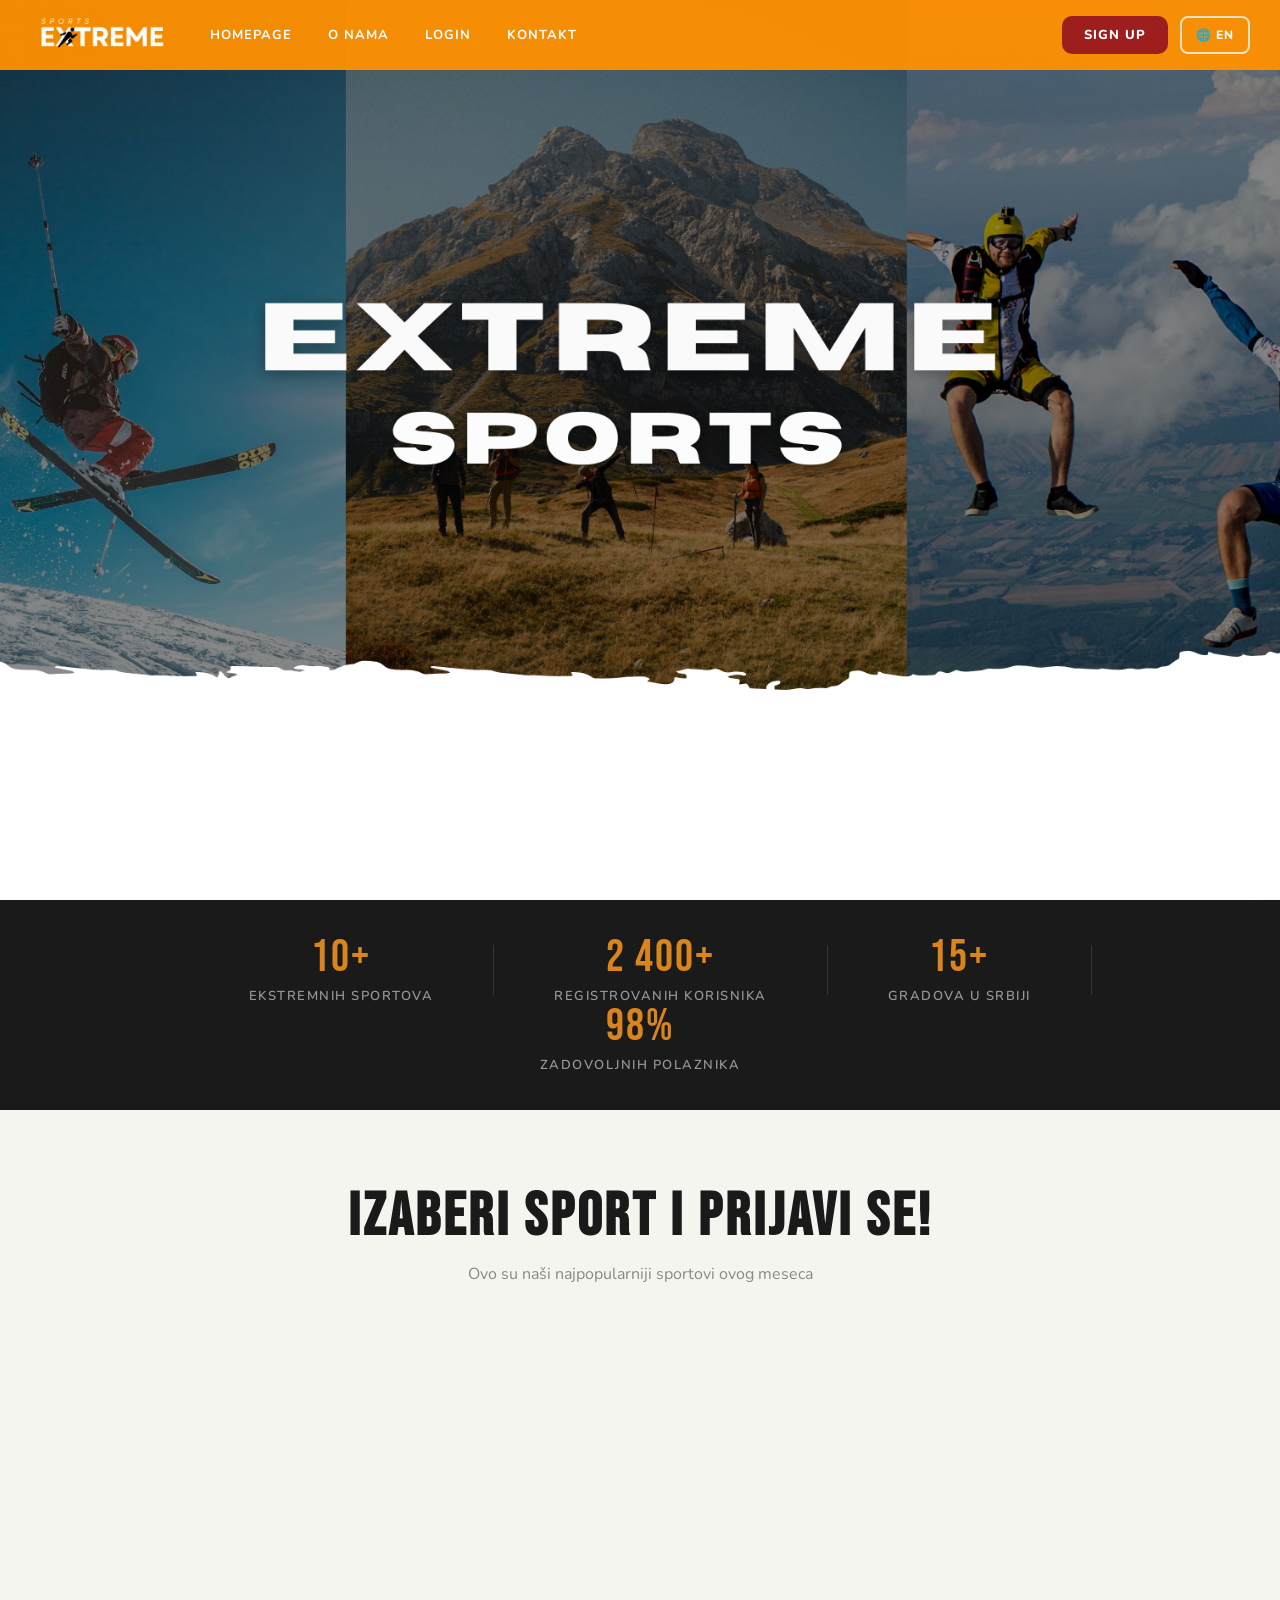
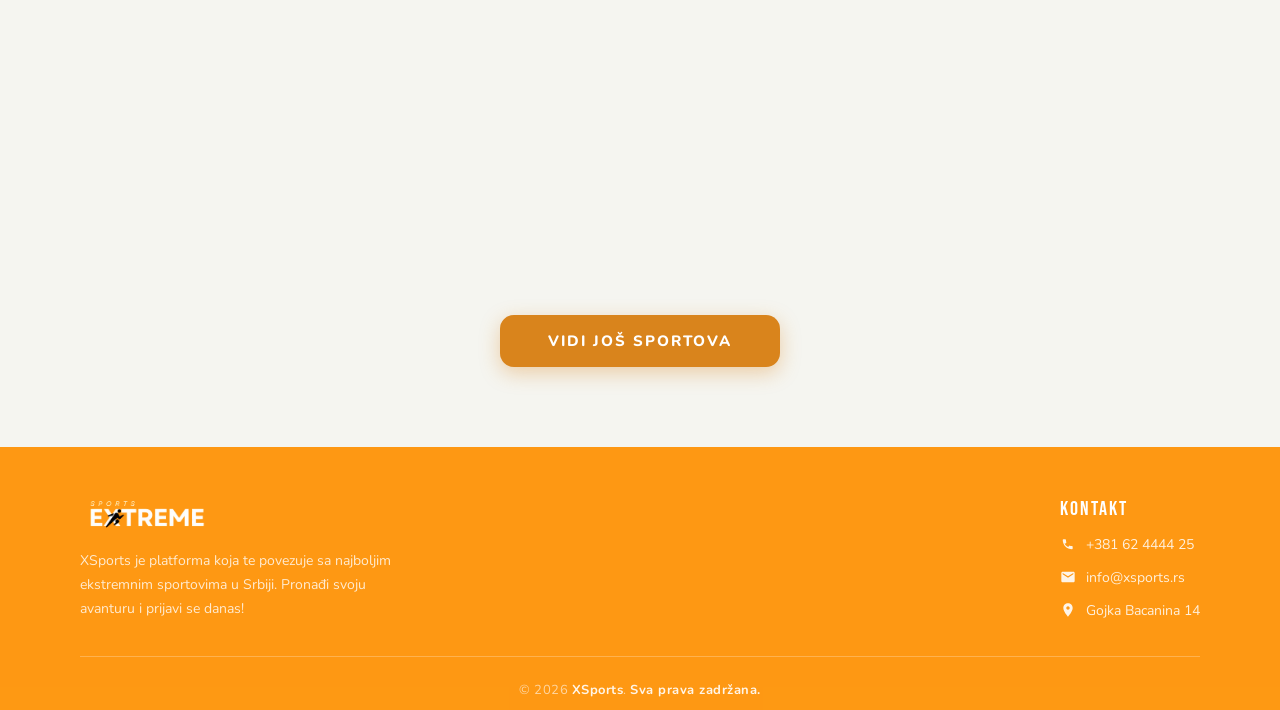
<file: index.html>
<!DOCTYPE html>
<html lang="sr">
<head>
    <meta charset="UTF-8">
    <title>XSports</title>
    <meta http-equiv="refresh" content="0; url=pages/homepage/homepage.html">
</head>
<body>
    <p>Preusmeravanje...
       <a href="pages/homepage/homepage.html">Klikni ovde</a>
    </p>
</body>
</html>
</file>
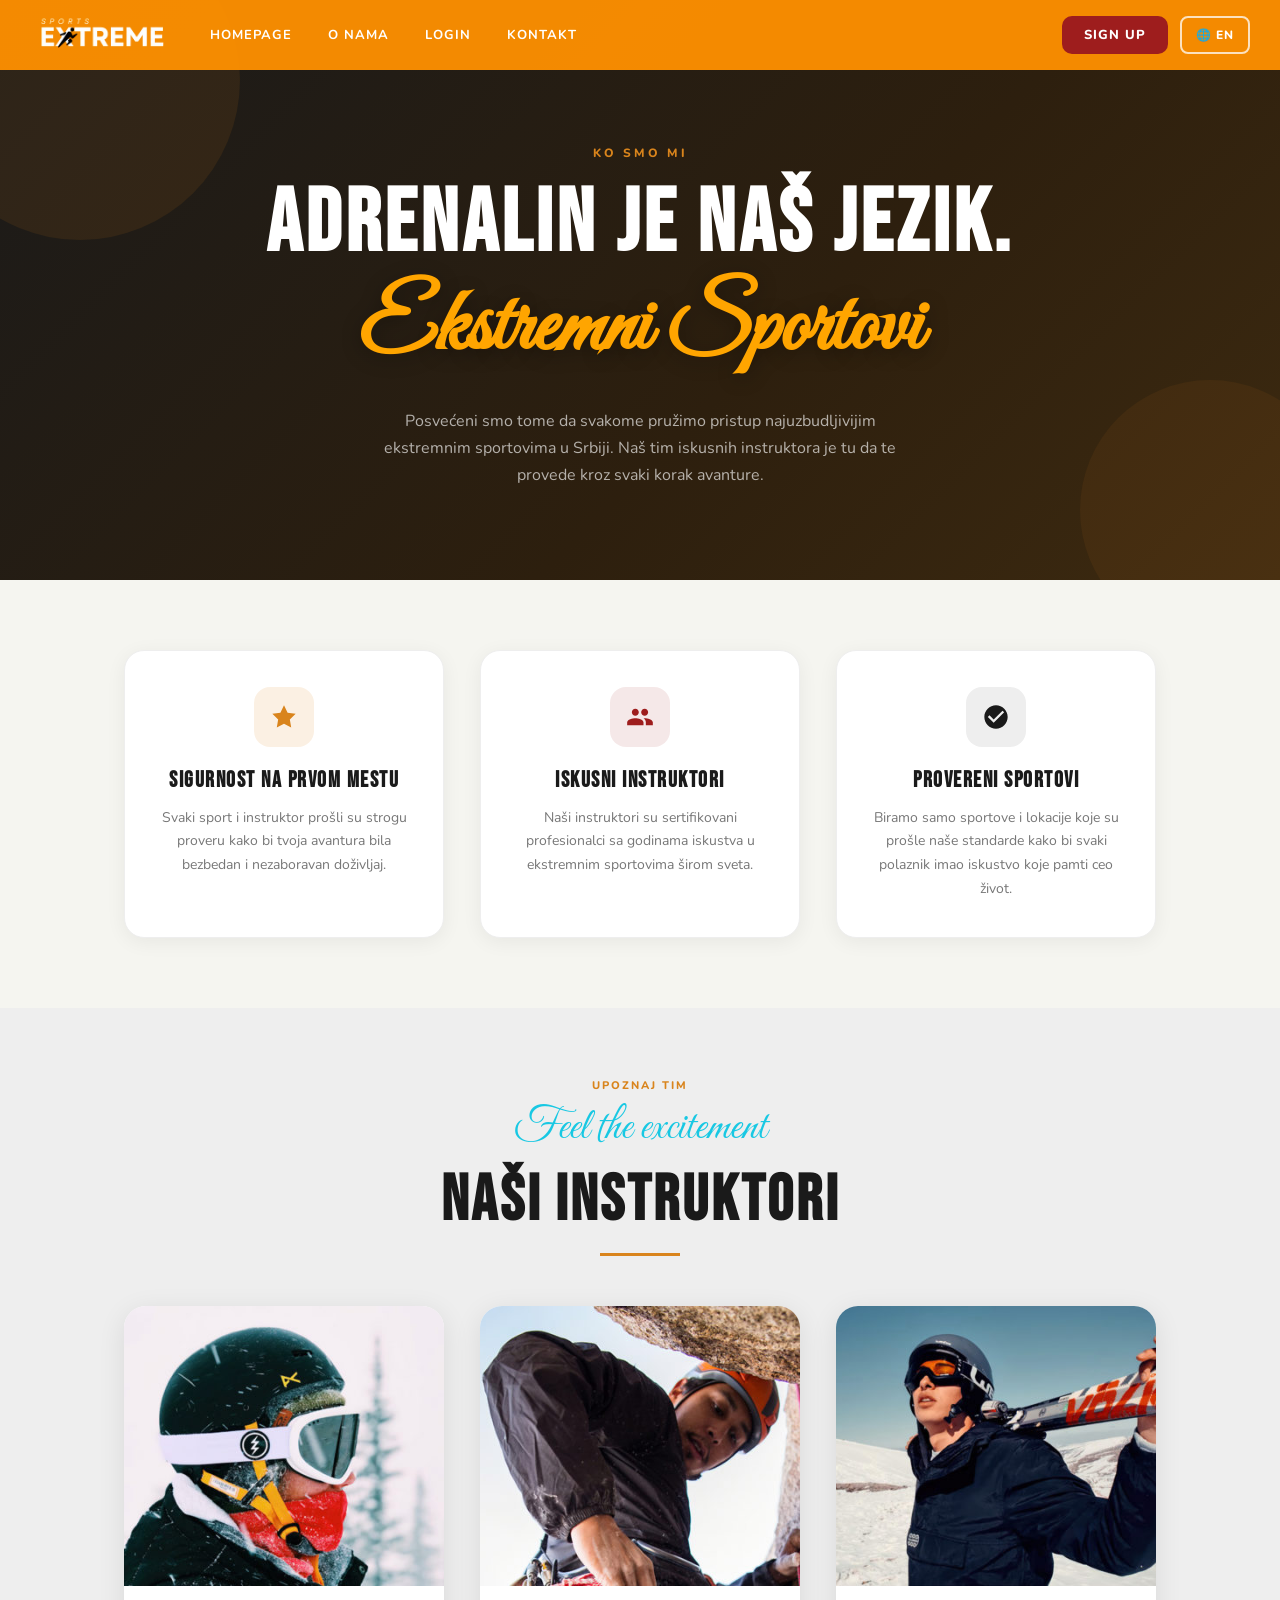
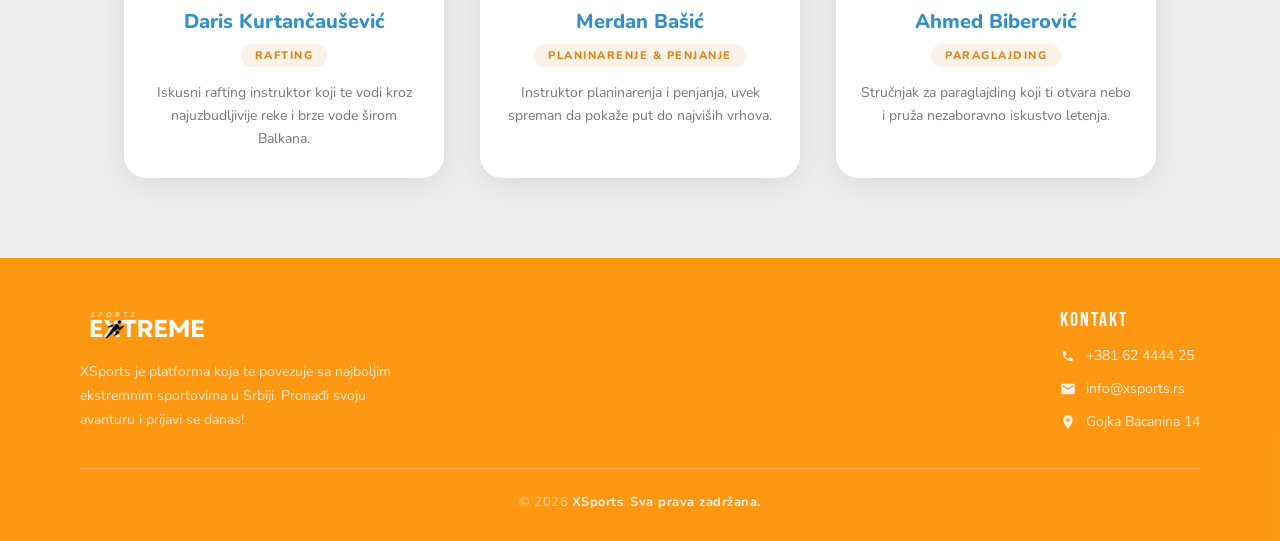
<file: pages/aboutus/aboutus.html>
<!DOCTYPE html>
<html lang="sr">
<head>
  <meta charset="UTF-8">
  <meta name="viewport" content="width=device-width, initial-scale=1.0">
  <title>O Nama</title>
  <link rel="stylesheet" href="aboutus.css">
  <link rel="stylesheet" href="../homepage/homepage.css">
  <link href="https://fonts.googleapis.com/css2?family=Great+Vibes&family=Bebas+Neue&family=Nunito:wght@400;600;700;800&display=swap" rel="stylesheet">
</head>
<body>

  <!-- HEADER -->
  <nav class="navbar">
    <img src="../../images/logo.png" alt="XSports" class="logo">
    <div class="nav-links">
      <a id="homepage"  data-i18n="nav_home">HOMEPAGE</a>
      <a id="aboutus"   data-i18n="nav_aboutus">O NAMA</a>
      <a id="login"     data-i18n="nav_login">LOGIN</a>
      <a id="kontakt"   data-i18n="nav_kontakt">KONTAKT</a>
    </div>
    <div class="nav-actions">
      <button id="hederdugme" data-i18n="nav_signup">SIGN UP</button>
      <button id="langToggle">🌐 EN</button>
    </div>
  </nav>

  <!-- HERO -->
  <div class="aboutus-hero">
    <p class="hero-tag-about" data-i18n="about_tag" style="padding-top: 45px;">Ko smo mi</p>
    <h1 class="aboutus-hero-naslov" data-i18n="about_naslov">Adrenalin je<br>naš jezik.</h1>
    <h2 id="extremnisportovi" data-i18n="about_ekstremni">Ekstremni Sportovi</h2>
    <p class="aboutus-hero-opis" data-i18n="about_opis">Posvećeni smo tome da svakome pružimo pristup najuzbudljivijim ekstremnim sportovima u Srbiji. Naš tim iskusnih instruktora je tu da te provede kroz svaki korak avanture.</p>
  </div>

  <!-- VREDNOSTI -->
  <div class="aboutus-vrednosti">
    <div class="vrednost-kartica">
      <div class="vrednost-ikona" style="background: rgba(217,132,28,0.12); color: rgb(217,132,28);">
        <svg width="28" height="28" viewBox="0 0 24 24" fill="none"><path d="M12 2L15.09 8.26L22 9.27L17 14.14L18.18 21.02L12 17.77L5.82 21.02L7 14.14L2 9.27L8.91 8.26L12 2Z" fill="currentColor"/></svg>
      </div>
      <h3 class="vrednost-naslov" data-i18n="vred1_naslov">Sigurnost na prvom mestu</h3>
      <p class="vrednost-tekst" data-i18n="vred1_tekst">Svaki sport i instruktor prošli su strogu proveru kako bi tvoja avantura bila bezbedan i nezaboravan doživljaj.</p>
    </div>
    <div class="vrednost-kartica">
      <div class="vrednost-ikona" style="background: rgba(158,29,29,0.1); color: rgb(158,29,29);">
        <svg width="28" height="28" viewBox="0 0 24 24" fill="none"><path d="M16 11C17.66 11 18.99 9.66 18.99 8C18.99 6.34 17.66 5 16 5C14.34 5 13 6.34 13 8C13 9.66 14.34 11 16 11ZM8 11C9.66 11 10.99 9.66 10.99 8C10.99 6.34 9.66 5 8 5C6.34 5 5 6.34 5 8C5 9.66 6.34 11 8 11ZM8 13C5.67 13 1 14.17 1 16.5V19H15V16.5C15 14.17 10.33 13 8 13ZM16 13C15.71 13 15.38 13.02 15.03 13.05C16.19 13.89 17 15.02 17 16.5V19H23V16.5C23 14.17 18.33 13 16 13Z" fill="currentColor"/></svg>
      </div>
      <h3 class="vrednost-naslov" data-i18n="vred2_naslov">Iskusni instruktori</h3>
      <p class="vrednost-tekst" data-i18n="vred2_tekst">Naši instruktori su sertifikovani profesionalci sa godinama iskustva u ekstremnim sportovima širom sveta.</p>
    </div>
    <div class="vrednost-kartica">
      <div class="vrednost-ikona" style="background: rgba(26,26,26,0.07); color: #1a1a1a;">
        <svg width="28" height="28" viewBox="0 0 24 24" fill="none"><path d="M12 2C6.48 2 2 6.48 2 12C2 17.52 6.48 22 12 22C17.52 22 22 17.52 22 12C22 6.48 17.52 2 12 2ZM10 17L5 12L6.41 10.59L10 14.17L17.59 6.58L19 8L10 17Z" fill="currentColor"/></svg>
      </div>
      <h3 class="vrednost-naslov" data-i18n="vred3_naslov">Provereni sportovi</h3>
      <p class="vrednost-tekst" data-i18n="vred3_tekst">Biramo samo sportove i lokacije koje su prošle naše standarde kako bi svaki polaznik imao iskustvo koje pamti ceo život.</p>
    </div>
  </div>

  <!-- INSTRUKTORI -->
  <div class="sivi">
    <p class="instruktori-tag" data-i18n="instr_tag">Upoznaj tim</p>
    <h2 id="feel" data-i18n="instr_feel">Feel the excitement</h2>
    <h1 id="instructors" data-i18n="instr_naslov">Naši Instruktori</h1>
    <hr class="instruktori-hr">

    <div class="card2">
      <div class="instruktor-kartica">
        <div class="instruktor-slika-wrapper"><img src="../../images/kerim.jpg" alt="Daris"></div>
        <div class="instruktor-body">
          <h3 class="instruktor-ime">Daris Kurtančaušević</h3>
          <span class="instruktor-sport">Rafting</span>
          <p class="instruktor-opis" data-i18n="instr1_opis">Iskusni rafting instruktor koji te vodi kroz najuzbudljivije reke i brze vode širom Balkana.</p>
        </div>
      </div>
      <div class="instruktor-kartica">
        <div class="instruktor-slika-wrapper"><img src="../../images/sead.jpg" alt="Merdan"></div>
        <div class="instruktor-body">
          <h3 class="instruktor-ime">Merdan Bašić</h3>
          <span class="instruktor-sport" data-i18n="instr2_sport">Planinarenje & Penjanje</span>
          <p class="instruktor-opis" data-i18n="instr2_opis">Instruktor planinarenja i penjanja, uvek spreman da pokaže put do najviših vrhova.</p>
        </div>
      </div>
      <div class="instruktor-kartica">
        <div class="instruktor-slika-wrapper"><img src="../../images/tarik.jpg" alt="Ahmed"></div>
        <div class="instruktor-body">
          <h3 class="instruktor-ime">Ahmed Biberović</h3>
          <span class="instruktor-sport">Paraglajding</span>
          <p class="instruktor-opis" data-i18n="instr3_opis">Stručnjak za paraglajding koji ti otvara nebo i pruža nezaboravno iskustvo letenja.</p>
        </div>
      </div>
    </div>
  </div>

  <!-- FOOTER -->
  <footer class="footer">
    <div class="footer-top">
      <div class="footer-logo-blok">
        <img src="../../images/logo.png" alt="XSports logo" class="footer-logo">
        <p class="footer-opis" data-i18n="footer_opis">XSports je platforma koja te povezuje sa najboljim ekstremnim sportovima u Srbiji. Pronađi svoju avanturu i prijavi se danas!</p>
      </div>
      <div class="footer-kontakt-blok">
        <p class="footer-kontakt-naslov" data-i18n="footer_kontakt_naslov">Kontakt</p>
        <div class="footer-kontakt-red">
          <svg width="16" height="16" viewBox="0 0 24 24" fill="none"><path d="M6.6 10.8C7.8 13.2 9.8 15.2 12.2 16.4L14 14.6C14.2 14.4 14.6 14.4 14.8 14.5C15.8 14.9 16.9 15.1 18 15.1C18.6 15.1 19 15.5 19 16.1V18.9C19 19.5 18.6 19.9 18 19.9C10.3 19.9 4.1 13.7 4.1 6C4.1 5.4 4.5 5 5.1 5H7.9C8.5 5 8.9 5.4 8.9 6C8.9 7.1 9.1 8.2 9.5 9.2C9.6 9.5 9.5 9.8 9.4 10L7.6 11.8C7.3 11.4 7 11.1 6.6 10.8Z" fill="white"/></svg>
          +381 62 4444 25
        </div>
        <div class="footer-kontakt-red">
          <svg width="16" height="16" viewBox="0 0 24 24" fill="none"><path d="M20 4H4C2.9 4 2 4.9 2 6V18C2 19.1 2.9 20 4 20H20C21.1 20 22 19.1 22 18V6C22 4.9 21.1 4 20 4ZM20 8L12 13L4 8V6L12 11L20 6V8Z" fill="white"/></svg>
          info@xsports.rs
        </div>
        <div class="footer-kontakt-red">
          <svg width="16" height="16" viewBox="0 0 24 24" fill="none"><path d="M12 2C8.13 2 5 5.13 5 9C5 14.25 12 22 12 22C12 22 19 14.25 19 9C19 5.13 15.87 2 12 2ZM12 11.5C10.62 11.5 9.5 10.38 9.5 9C9.5 7.62 10.62 6.5 12 6.5C13.38 6.5 14.5 7.62 14.5 9C14.5 10.38 13.38 11.5 12 11.5Z" fill="white"/></svg>
          Gojka Bacanina 14
        </div>
      </div>
    </div>
    <div class="footer-bottom">
      &copy; 2026 <span>XSports</span>. <span data-i18n="footer_rights">Sva prava zadržana.</span>
    </div>
  </footer>

  <script src="aboutus.js"></script>
</body>
</html>
</file>
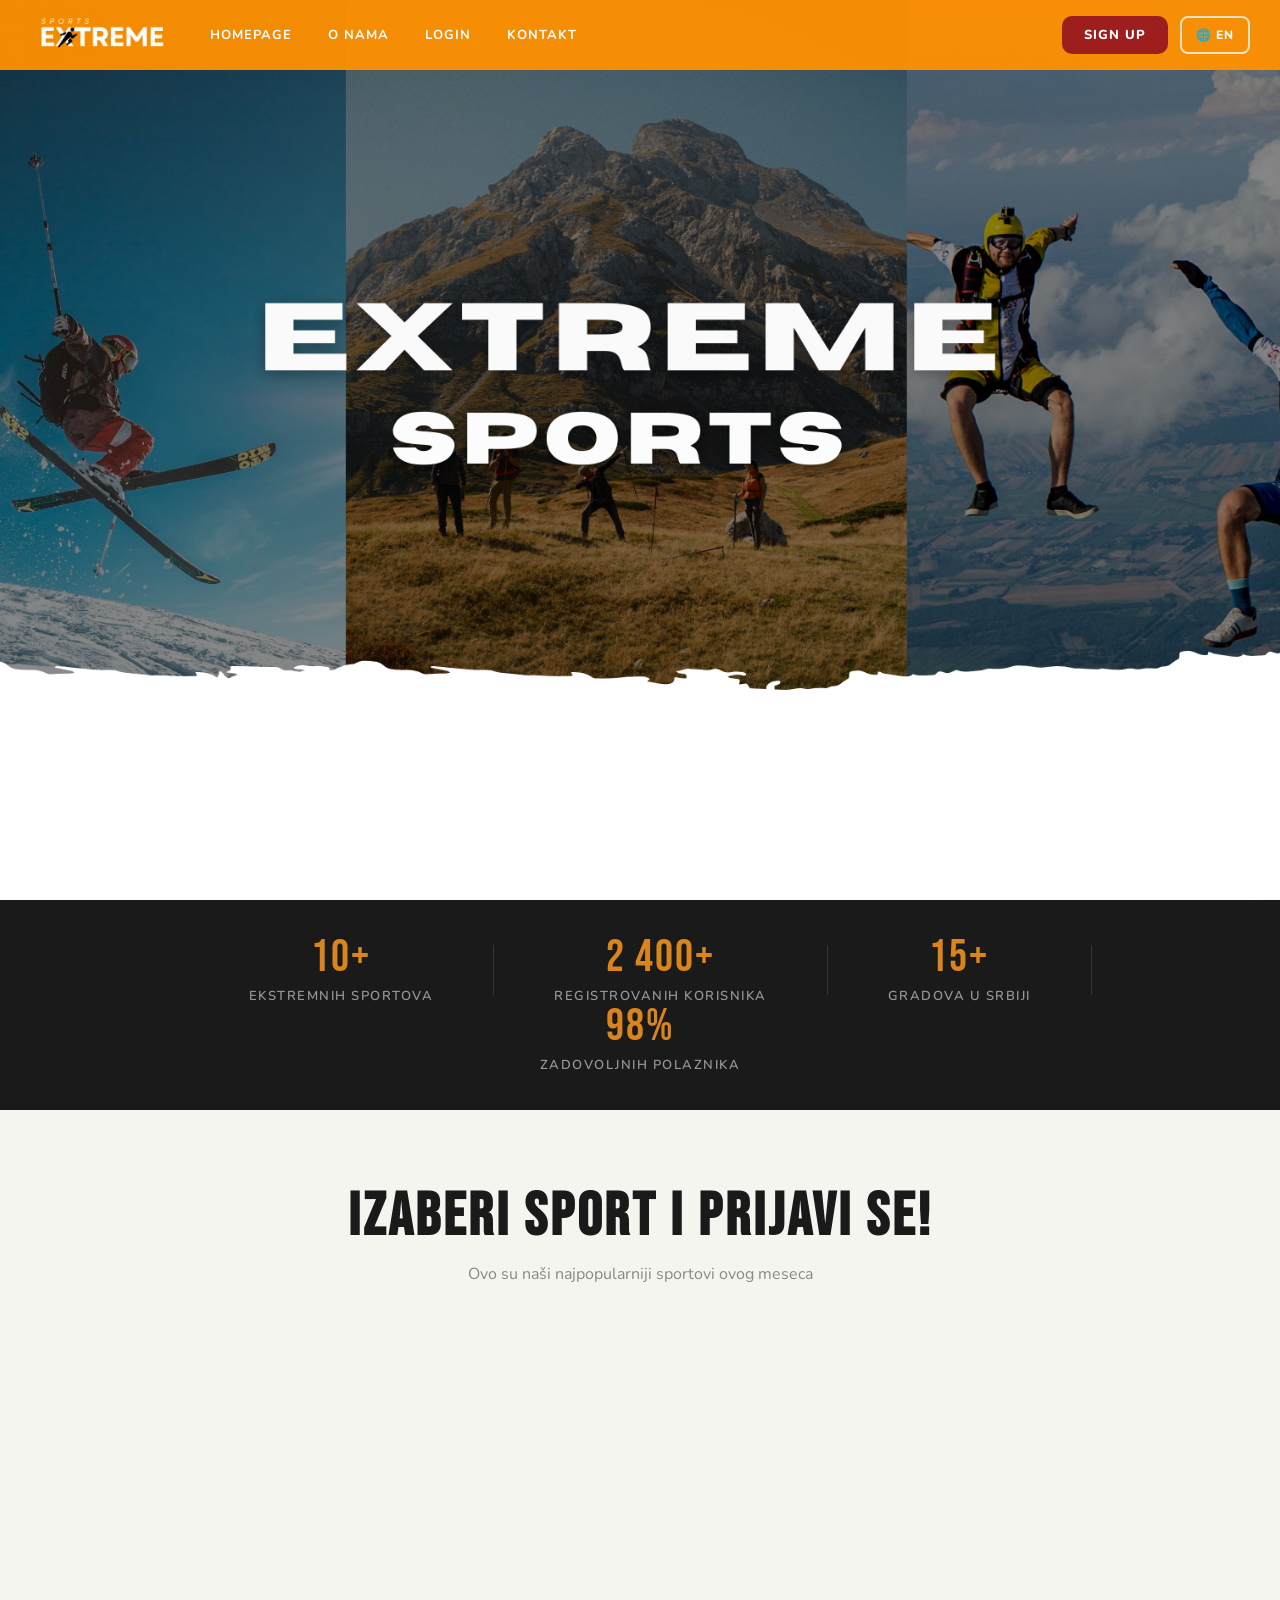
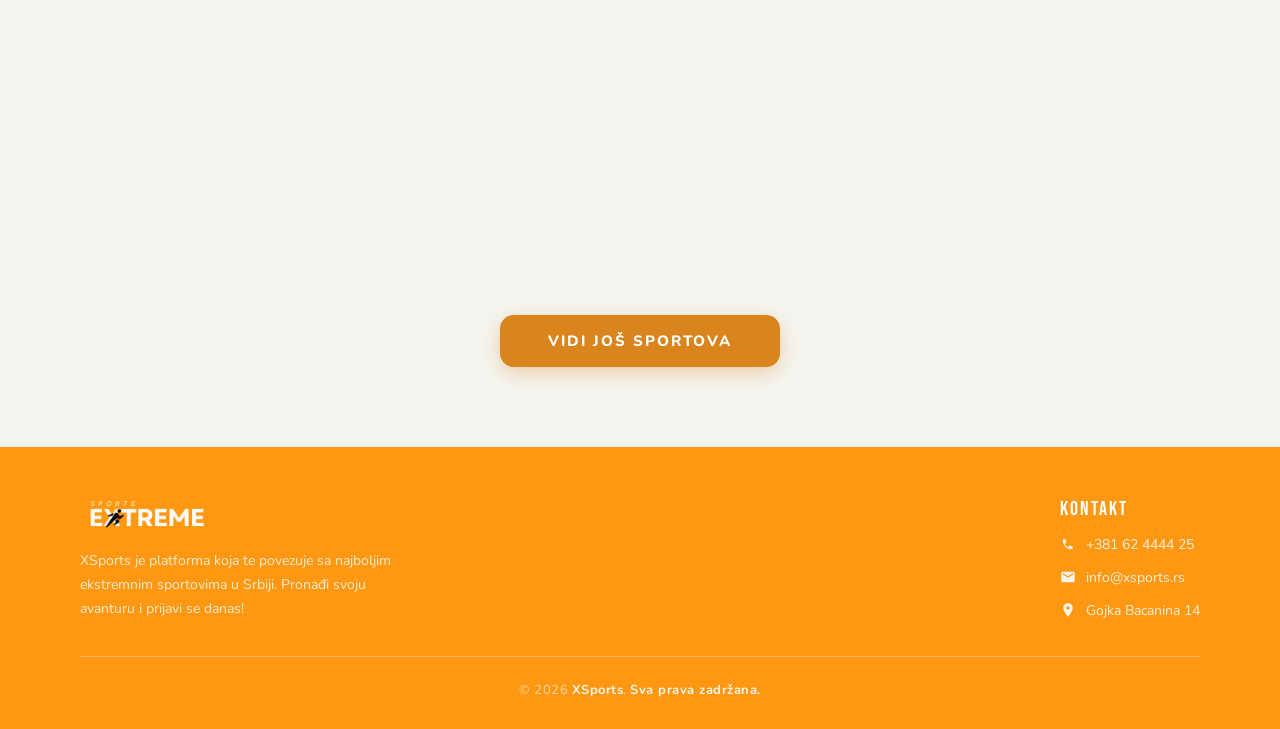
<file: pages/homepage/homepage.html>
<!DOCTYPE html>
<html lang="sr">
<head>
  <meta charset="UTF-8">
  <meta name="viewport" content="width=device-width, initial-scale=1.0">
  <title>XSports</title>
  <link rel="stylesheet" href="homepage.css">
  <link href="https://fonts.googleapis.com/css2?family=Bebas+Neue&family=Nunito:wght@400;600;700;800&display=swap" rel="stylesheet">
</head>
<body>

  <!-- HEADER -->
  <nav class="navbar">
    <img src="../../images/logo.png" alt="XSports" class="logo">
    <div class="nav-links">
      <a id="homepage"  data-i18n="nav_home">HOMEPAGE</a>
      <a id="aboutus"   data-i18n="nav_aboutus">O NAMA</a>
      <a id="login"     data-i18n="nav_login">LOGIN</a>
      <a id="kontakt"   data-i18n="nav_kontakt">KONTAKT</a>
    </div>
    <div class="nav-actions">
      <button id="hederdugme" data-i18n="nav_signup">SIGN UP</button>
      <button id="langToggle">🌐 EN</button>
    </div>
  </nav>

  <!-- HERO -->
  <div class="hero">
    <div class="hero-overlay"></div>
    <img src="../../images/White and Green Modern Sports Presentation (10).png" alt="hero" class="hero-bg" onerror="this.style.display='none'">
  </div>

  <!-- STATISTIKE -->
  <div class="stats-bar">
    <div class="stat-item">
      <span class="stat-broj">10+</span>
      <span class="stat-naziv" data-i18n="stat_sports">Ekstremnih sportova</span>
    </div>
    <div class="stat-divider"></div>
    <div class="stat-item">
      <span class="stat-broj">2 400+</span>
      <span class="stat-naziv" data-i18n="stat_users">Registrovanih korisnika</span>
    </div>
    <div class="stat-divider"></div>
    <div class="stat-item">
      <span class="stat-broj">15+</span>
      <span class="stat-naziv" data-i18n="stat_cities">Gradova u Srbiji</span>
    </div>
    <div class="stat-divider"></div>
    <div class="stat-item">
      <span class="stat-broj">98%</span>
      <span class="stat-naziv" data-i18n="stat_satisfied">Zadovoljnih polaznika</span>
    </div>
  </div>

  <!-- KARTICE -->
  <section class="sports-section">
    <h1 data-i18n="home_h1">Izaberi sport i prijavi se!</h1>
    <p class="sports-sub" data-i18n="home_sub">Ovo su naši najpopularniji sportovi ovog meseca</p>
    <div id="sports-container-home"></div>
    <div class="btn-center">
      <button id="vidiJosDugme" data-i18n="btn_more">VIDI JOŠ SPORTOVA</button>
    </div>
  </section>

  <!-- FOOTER -->
  <footer class="footer">
    <div class="footer-top">
      <div class="footer-logo-blok">
        <img src="../../images/logo.png" alt="XSports logo" class="footer-logo">
        <p class="footer-opis" data-i18n="footer_opis">XSports je platforma koja te povezuje sa najboljim ekstremnim sportovima u Srbiji. Pronađi svoju avanturu i prijavi se danas!</p>
      </div>
      <div class="footer-kontakt-blok">
        <p class="footer-kontakt-naslov" data-i18n="footer_kontakt_naslov">Kontakt</p>
        <div class="footer-kontakt-red">
          <svg width="16" height="16" viewBox="0 0 24 24" fill="none"><path d="M6.6 10.8C7.8 13.2 9.8 15.2 12.2 16.4L14 14.6C14.2 14.4 14.6 14.4 14.8 14.5C15.8 14.9 16.9 15.1 18 15.1C18.6 15.1 19 15.5 19 16.1V18.9C19 19.5 18.6 19.9 18 19.9C10.3 19.9 4.1 13.7 4.1 6C4.1 5.4 4.5 5 5.1 5H7.9C8.5 5 8.9 5.4 8.9 6C8.9 7.1 9.1 8.2 9.5 9.2C9.6 9.5 9.5 9.8 9.4 10L7.6 11.8C7.3 11.4 7 11.1 6.6 10.8Z" fill="white"/></svg>
          +381 62 4444 25
        </div>
        <div class="footer-kontakt-red">
          <svg width="16" height="16" viewBox="0 0 24 24" fill="none"><path d="M20 4H4C2.9 4 2 4.9 2 6V18C2 19.1 2.9 20 4 20H20C21.1 20 22 19.1 22 18V6C22 4.9 21.1 4 20 4ZM20 8L12 13L4 8V6L12 11L20 6V8Z" fill="white"/></svg>
          info@xsports.rs
        </div>
        <div class="footer-kontakt-red">
          <svg width="16" height="16" viewBox="0 0 24 24" fill="none"><path d="M12 2C8.13 2 5 5.13 5 9C5 14.25 12 22 12 22C12 22 19 14.25 19 9C19 5.13 15.87 2 12 2ZM12 11.5C10.62 11.5 9.5 10.38 9.5 9C9.5 7.62 10.62 6.5 12 6.5C13.38 6.5 14.5 7.62 14.5 9C14.5 10.38 13.38 11.5 12 11.5Z" fill="white"/></svg>
          Gojka Bacanina 14
        </div>
      </div>
    </div>
    <div class="footer-bottom">
      &copy; 2026 <span>XSports</span>. <span data-i18n="footer_rights">Sva prava zadržana.</span>
    </div>
  </footer>

  <script src="homepage.js"></script>
</body>
</html>
</file>
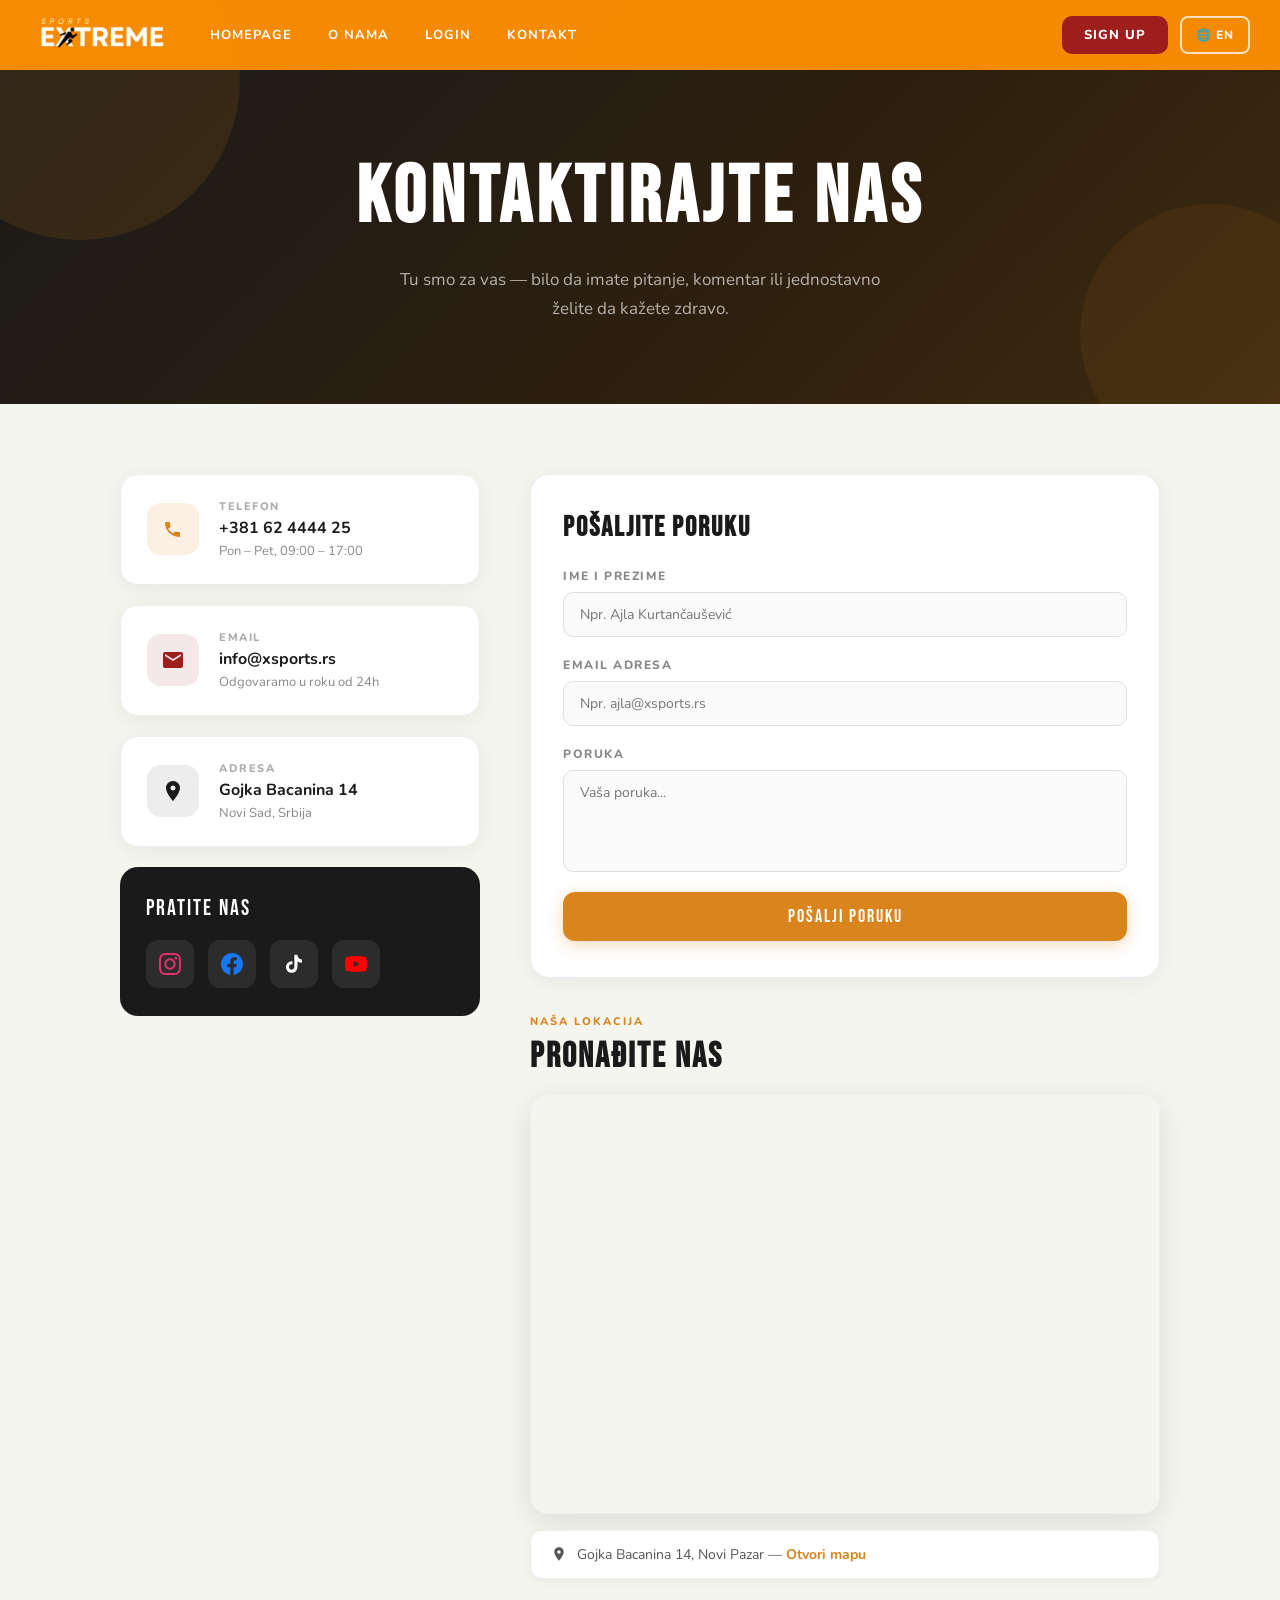
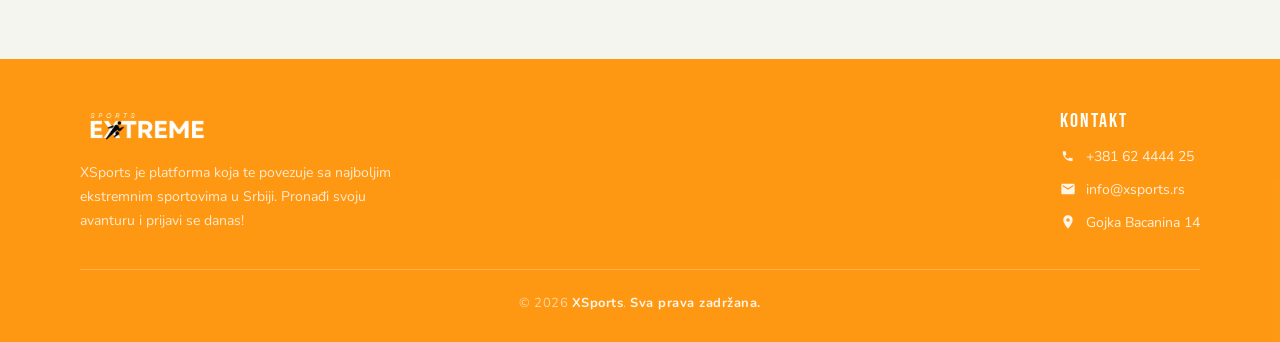
<file: pages/kontakt/kontakt.html>
<!DOCTYPE html>
<html lang="sr">
<head>
  <meta charset="UTF-8">
  <meta name="viewport" content="width=device-width, initial-scale=1.0">
  <title>Kontakt</title>
  <link rel="stylesheet" href="../homepage/homepage.css">
  <link rel="stylesheet" href="kontakt.css">
  <link href="https://fonts.googleapis.com/css2?family=Bebas+Neue&family=Nunito:wght@400;600;700;800&display=swap" rel="stylesheet">
</head>
<body>

  <!-- HEADER -->
  <nav class="navbar">
    <img src="../../images/logo.png" alt="XSports" class="logo">
    <div class="nav-links">
      <a id="homepage"  data-i18n="nav_home">HOMEPAGE</a>
      <a id="aboutus"   data-i18n="nav_aboutus">O NAMA</a>
      <a id="login"     data-i18n="nav_login">LOGIN</a>
      <a id="kontakt"   data-i18n="nav_kontakt">KONTAKT</a>
    </div>
    <div class="nav-actions">
      <button id="hederdugme" data-i18n="nav_signup">SIGN UP</button>
      <button id="langToggle">🌐 EN</button>
    </div>
  </nav>

  <!-- HERO -->
  <div class="kontakt-hero">
    <h1 class="kontakt-naslov" data-i18n="kon_naslov" style="margin-top: 60px;">Kontaktirajte nas</h1>
    <p class="kontakt-podnaslov" data-i18n="kon_podnaslov">Tu smo za vas — bilo da imate pitanje, komentar ili jednostavno želite da kažete zdravo.</p>
  </div>

  <!-- MAIN CONTENT -->
  <div class="kontakt-wrapper">

    <!-- LEVO: Info kartice + Forma -->
    <div class="kontakt-info">

      <div class="info-kartica">
        <div class="info-ikona telefon">
          <svg width="24" height="24" viewBox="0 0 24 24" fill="none"><path d="M6.6 10.8C7.8 13.2 9.8 15.2 12.2 16.4L14 14.6C14.2 14.4 14.6 14.4 14.8 14.5C15.8 14.9 16.9 15.1 18 15.1C18.6 15.1 19 15.5 19 16.1V18.9C19 19.5 18.6 19.9 18 19.9C10.3 19.9 4.1 13.7 4.1 6C4.1 5.4 4.5 5 5.1 5H7.9C8.5 5 8.9 5.4 8.9 6C8.9 7.1 9.1 8.2 9.5 9.2C9.6 9.5 9.5 9.8 9.4 10L7.6 11.8C7.3 11.4 7 11.1 6.6 10.8Z" fill="currentColor"/></svg>
        </div>
        <div class="info-tekst">
          <span class="info-label" data-i18n="kon_tel_label">Telefon</span>
          <span class="info-vrednost">+381 62 4444 25</span>
          <span class="info-napomena" data-i18n="kon_tel_napomena">Pon – Pet, 09:00 – 17:00</span>
        </div>
      </div>

      <div class="info-kartica">
        <div class="info-ikona email">
          <svg width="24" height="24" viewBox="0 0 24 24" fill="none"><path d="M20 4H4C2.9 4 2 4.9 2 6V18C2 19.1 2.9 20 4 20H20C21.1 20 22 19.1 22 18V6C22 4.9 21.1 4 20 4ZM20 8L12 13L4 8V6L12 11L20 6V8Z" fill="currentColor"/></svg>
        </div>
        <div class="info-tekst">
          <span class="info-label">Email</span>
          <span class="info-vrednost">info@xsports.rs</span>
          <span class="info-napomena" data-i18n="kon_email_napomena">Odgovaramo u roku od 24h</span>
        </div>
      </div>

      <div class="info-kartica">
        <div class="info-ikona lokacija">
          <svg width="24" height="24" viewBox="0 0 24 24" fill="none"><path d="M12 2C8.13 2 5 5.13 5 9C5 14.25 12 22 12 22C12 22 19 14.25 19 9C19 5.13 15.87 2 12 2ZM12 11.5C10.62 11.5 9.5 10.38 9.5 9C9.5 7.62 10.62 6.5 12 6.5C13.38 6.5 14.5 7.62 14.5 9C14.5 10.38 13.38 11.5 12 11.5Z" fill="currentColor"/></svg>
        </div>
        <div class="info-tekst">
          <span class="info-label" data-i18n="kon_adr_label">Adresa</span>
          <span class="info-vrednost">Gojka Bacanina 14</span>
          <span class="info-napomena" data-i18n="kon_adr_napomena">Novi Sad, Srbija</span>
        </div>
      </div>

      <!-- SOCIJALNE MREŽE -->
      <div class="socijalne">
        <p class="socijalne-naslov" data-i18n="kon_pratite">Pratite nas</p>
        <div class="socijalne-ikonice">
          <a href="#" class="soc-dugme instagram" title="Instagram">
            <svg width="22" height="22" viewBox="0 0 24 24" fill="none"><path d="M12 2.163c3.204 0 3.584.012 4.85.07 3.252.148 4.771 1.691 4.919 4.919.058 1.265.069 1.645.069 4.849 0 3.205-.012 3.584-.069 4.849-.149 3.225-1.664 4.771-4.919 4.919-1.266.058-1.644.07-4.85.07-3.204 0-3.584-.012-4.849-.07-3.26-.149-4.771-1.699-4.919-4.92-.058-1.265-.07-1.644-.07-4.849 0-3.204.013-3.583.07-4.849.149-3.227 1.664-4.771 4.919-4.919 1.266-.057 1.645-.069 4.849-.069zm0-2.163c-3.259 0-3.667.014-4.947.072-4.358.2-6.78 2.618-6.98 6.98-.059 1.281-.073 1.689-.073 4.948 0 3.259.014 3.668.072 4.948.2 4.358 2.618 6.78 6.98 6.98 1.281.058 1.689.072 4.948.072 3.259 0 3.668-.014 4.948-.072 4.354-.2 6.782-2.618 6.979-6.98.059-1.28.073-1.689.073-4.948 0-3.259-.014-3.667-.072-4.947-.196-4.354-2.617-6.78-6.979-6.98-1.281-.059-1.69-.073-4.949-.073zm0 5.838c-3.403 0-6.162 2.759-6.162 6.162s2.759 6.163 6.162 6.163 6.162-2.759 6.162-6.163c0-3.403-2.759-6.162-6.162-6.162zm0 10.162c-2.209 0-4-1.79-4-4 0-2.209 1.791-4 4-4s4 1.791 4 4c0 2.21-1.791 4-4 4zm6.406-11.845c-.796 0-1.441.645-1.441 1.44s.645 1.44 1.441 1.44c.795 0 1.439-.645 1.439-1.44s-.644-1.44-1.439-1.44z" fill="currentColor"/></svg>
          </a>
          <a href="#" class="soc-dugme facebook" title="Facebook">
            <svg width="22" height="22" viewBox="0 0 24 24" fill="none"><path d="M24 12.073c0-6.627-5.373-12-12-12s-12 5.373-12 12c0 5.99 4.388 10.954 10.125 11.854v-8.385H7.078v-3.47h3.047V9.43c0-3.007 1.792-4.669 4.533-4.669 1.312 0 2.686.235 2.686.235v2.953H15.83c-1.491 0-1.956.925-1.956 1.874v2.25h3.328l-.532 3.47h-2.796v8.385C19.612 23.027 24 18.062 24 12.073z" fill="currentColor"/></svg>
          </a>
          <a href="#" class="soc-dugme tiktok" title="TikTok">
            <svg width="22" height="22" viewBox="0 0 24 24" fill="none"><path d="M19.59 6.69a4.83 4.83 0 01-3.77-4.25V2h-3.45v13.67a2.89 2.89 0 01-2.88 2.5 2.89 2.89 0 01-2.89-2.89 2.89 2.89 0 012.89-2.89c.28 0 .54.04.79.1V9.01a6.33 6.33 0 00-.79-.05 6.34 6.34 0 00-6.34 6.34 6.34 6.34 0 006.34 6.34 6.34 6.34 0 006.33-6.34V9.14a8.16 8.16 0 004.77 1.52V7.21a4.85 4.85 0 01-1-.52z" fill="currentColor"/></svg>
          </a>
          <a href="#" class="soc-dugme youtube" title="YouTube">
            <svg width="22" height="22" viewBox="0 0 24 24" fill="none"><path d="M23.498 6.186a3.016 3.016 0 00-2.122-2.136C19.505 3.545 12 3.545 12 3.545s-7.505 0-9.377.505A3.017 3.017 0 00.502 6.186C0 8.07 0 12 0 12s0 3.93.502 5.814a3.016 3.016 0 002.122 2.136c1.871.505 9.376.505 9.376.505s7.505 0 9.377-.505a3.015 3.015 0 002.122-2.136C24 15.93 24 12 24 12s0-3.93-.502-5.814zM9.545 15.568V8.432L15.818 12l-6.273 3.568z" fill="currentColor"/></svg>
          </a>
        </div>
      </div>

    </div>

    <!-- DESNO: Forma + Mapa -->
    <div class="kontakt-desno">

      <!-- KONTAKT FORMA -->
      <div class="kontakt-forma-wrapper">
        <h2 class="forma-naslov" data-i18n="kon_forma_naslov">Pošaljite poruku</h2>

        <!-- SUCCESS poruka -->
        <div id="forma-success" class="forma-success" style="display:none;">
          <svg width="20" height="20" viewBox="0 0 24 24" fill="none"><path d="M12 2C6.48 2 2 6.48 2 12C2 17.52 6.48 22 12 22C17.52 22 22 17.52 22 12C22 6.48 17.52 2 12 2ZM10 17L5 12L6.41 10.59L10 14.17L17.59 6.58L19 8L10 17Z" fill="currentColor"/></svg>
          <span data-i18n="kon_success">Poruka je uspešno poslata! Kontaktiraćemo vas uskoro.</span>
        </div>

        <div class="forma-polje">
          <label for="ime" data-i18n="kon_ime_label">Ime i prezime</label>
          <input type="text" id="ime" data-i18n-placeholder="kon_ime_placeholder" placeholder="Npr. Ajla Kurtančaušević" autocomplete="off">
          <span class="forma-tooltip" id="tooltip-ime" data-i18n="kon_ime_hint">Unesite ime i prezime (min. 3 karaktera)</span>
          <span class="forma-greska" id="greska-ime"></span>
        </div>

        <div class="forma-polje">
          <label for="email-forma" data-i18n="kon_email_label">Email adresa</label>
          <input type="text" id="email-forma" data-i18n-placeholder="kon_email_placeholder" placeholder="Npr. ajla@xsports.rs" autocomplete="off">
          <span class="forma-tooltip" id="tooltip-email" data-i18n="kon_email_hint">Unesite ispravnu email adresu (npr. ime@domen.rs)</span>
          <span class="forma-greska" id="greska-email"></span>
        </div>

        <div class="forma-polje">
          <label for="poruka" data-i18n="kon_poruka_label">Poruka</label>
          <textarea id="poruka" rows="4" data-i18n-placeholder="kon_poruka_placeholder" placeholder="Vaša poruka..."></textarea>
          <span class="forma-tooltip" id="tooltip-poruka" data-i18n="kon_poruka_hint">Unesite poruku (min. 10 karaktera)</span>
          <span class="forma-greska" id="greska-poruka"></span>
        </div>

        <button id="forma-submit" class="forma-dugme" data-i18n="kon_posalji">Pošalji poruku</button>
      </div>

      <!-- MAPA -->
      <div class="kontakt-mapa">
        <div class="mapa-header">
          <span class="mapa-tag" data-i18n="kon_mapa_tag">Naša lokacija</span>
          <h2 class="mapa-naslov" data-i18n="kon_mapa_naslov">Pronađite nas</h2>
        </div>
        <div class="mapa-iframe-wrapper">
          <iframe
            src="https://www.openstreetmap.org/export/embed.html?bbox=20.495%2C43.135%2C20.515%2C43.145&layer=mapnik&marker=43.1405%2C20.5054"
            width="100%" height="100%"
            style="border: none; border-radius: 16px;"
            allowfullscreen loading="lazy" title="Mapa lokacije">
          </iframe>
        </div>
        <div class="mapa-adresa-bar">
          <svg width="16" height="16" viewBox="0 0 24 24" fill="none" style="flex-shrink:0"><path d="M12 2C8.13 2 5 5.13 5 9C5 14.25 12 22 12 22C12 22 19 14.25 19 9C19 5.13 15.87 2 12 2ZM12 11.5C10.62 11.5 9.5 10.38 9.5 9C9.5 7.62 10.62 6.5 12 6.5C13.38 6.5 14.5 7.62 14.5 9C14.5 10.38 13.38 11.5 12 11.5Z" fill="currentColor"/></svg>
          <span>Gojka Bacanina 14, Novi Pazar — <a href="https://www.openstreetmap.org/?mlat=43.1405&mlon=20.5054#map=17/43.1405/20.5054" target="_blank" data-i18n="kon_otvori_mapu">Otvori mapu</a></span>
        </div>
      </div>

    </div>

  </div>

  <!-- FOOTER -->
  <footer class="footer">
    <div class="footer-top">
      <div class="footer-logo-blok">
        <img src="../../images/logo.png" alt="XSports logo" class="footer-logo">
        <p class="footer-opis" data-i18n="footer_opis">XSports je platforma koja te povezuje sa najboljim ekstremnim sportovima u Srbiji. Pronađi svoju avanturu i prijavi se danas!</p>
      </div>
      <div class="footer-kontakt-blok">
        <p class="footer-kontakt-naslov" data-i18n="footer_kontakt_naslov">Kontakt</p>
        <div class="footer-kontakt-red">
          <svg width="16" height="16" viewBox="0 0 24 24" fill="none"><path d="M6.6 10.8C7.8 13.2 9.8 15.2 12.2 16.4L14 14.6C14.2 14.4 14.6 14.4 14.8 14.5C15.8 14.9 16.9 15.1 18 15.1C18.6 15.1 19 15.5 19 16.1V18.9C19 19.5 18.6 19.9 18 19.9C10.3 19.9 4.1 13.7 4.1 6C4.1 5.4 4.5 5 5.1 5H7.9C8.5 5 8.9 5.4 8.9 6C8.9 7.1 9.1 8.2 9.5 9.2C9.6 9.5 9.5 9.8 9.4 10L7.6 11.8C7.3 11.4 7 11.1 6.6 10.8Z" fill="white"/></svg>
          +381 62 4444 25
        </div>
        <div class="footer-kontakt-red">
          <svg width="16" height="16" viewBox="0 0 24 24" fill="none"><path d="M20 4H4C2.9 4 2 4.9 2 6V18C2 19.1 2.9 20 4 20H20C21.1 20 22 19.1 22 18V6C22 4.9 21.1 4 20 4ZM20 8L12 13L4 8V6L12 11L20 6V8Z" fill="white"/></svg>
          info@xsports.rs
        </div>
        <div class="footer-kontakt-red">
          <svg width="16" height="16" viewBox="0 0 24 24" fill="none"><path d="M12 2C8.13 2 5 5.13 5 9C5 14.25 12 22 12 22C12 22 19 14.25 19 9C19 5.13 15.87 2 12 2ZM12 11.5C10.62 11.5 9.5 10.38 9.5 9C9.5 7.62 10.62 6.5 12 6.5C13.38 6.5 14.5 7.62 14.5 9C14.5 10.38 13.38 11.5 12 11.5Z" fill="white"/></svg>
          Gojka Bacanina 14
        </div>
      </div>
    </div>
    <div class="footer-bottom">
      &copy; 2026 <span>XSports</span>. <span data-i18n="footer_rights">Sva prava zadržana.</span>
    </div>
  </footer>

  <script src="kontakt.js"></script>
</body>
</html>
</file>
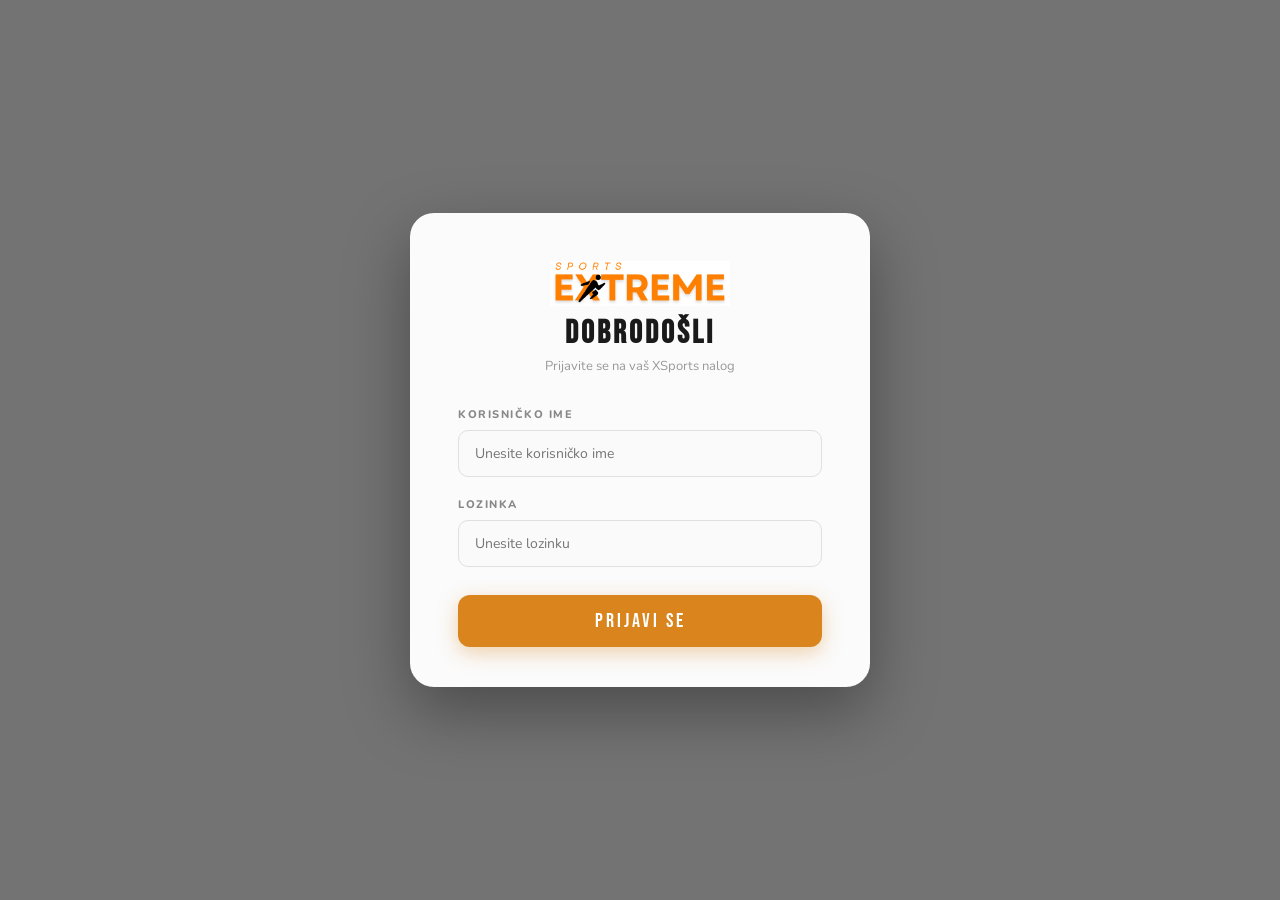
<file: pages/login/login.html>
<!DOCTYPE html>
<html lang="sr">
<head>
  <meta charset="UTF-8">
  <meta name="viewport" content="width=device-width, initial-scale=1.0">
  <title>Login – XSports</title>
  <link rel="stylesheet" href="login.css">
</head>
<body>

  <!-- VIDEO POZADINA -->
  <div class="video-bg">
    <video autoplay muted loop playsinline>
      <source src="../../images/pozadina.mp4" type="video/mp4">
    </video>
  </div>
  <div class="overlay"></div>

  <!-- LOGIN KARTICA -->
  <div class="login-kartica">
    <img src="../../images/loginlogo.png" alt="XSports logo" class="login-logo">
    <h1 class="login-naslov">Dobrodošli</h1>
    <p class="login-podnaslov">Prijavite se na vaš XSports nalog</p>

    <!-- Greška -->
    <div class="login-greska" id="login-greska">
      <svg width="16" height="16" viewBox="0 0 24 24" fill="none">
        <path d="M12 2C6.48 2 2 6.48 2 12C2 17.52 6.48 22 12 22C17.52 22 22 17.52 22 12C22 6.48 17.52 2 12 2ZM13 17H11V15H13V17ZM13 13H11V7H13V13Z" fill="currentColor"/>
      </svg>
      <span id="login-greska-tekst">Pogrešno korisničko ime ili lozinka!</span>
    </div>

    <form id="login-forma">
      <div class="login-polje">
        <label for="username">Korisničko ime</label>
        <input type="text" id="username" placeholder="Unesite korisničko ime" autocomplete="username">
      </div>

      <div class="login-polje">
        <label for="password">Lozinka</label>
        <input type="password" id="password" placeholder="Unesite lozinku" autocomplete="current-password">
      </div>

      <button type="button" id="submit" class="login-dugme">PRIJAVI SE</button>
    </form>
  </div>

  <script src="login.js"></script>
</body>
</html>
</file>
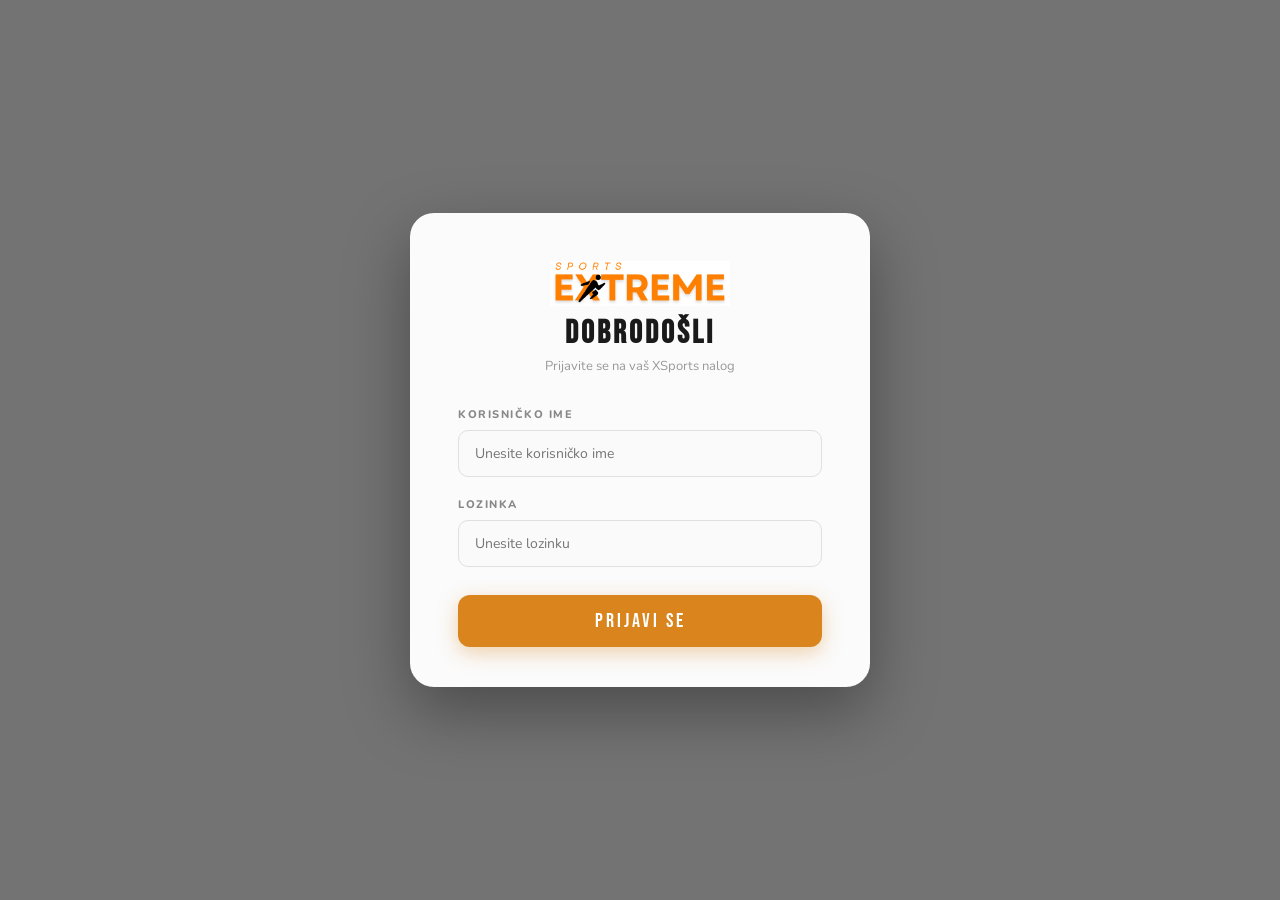
<file: pages/sportovi/sportovi.html>
<!DOCTYPE html>
<html lang="sr">
<head>
  <meta charset="UTF-8">
  <meta name="viewport" content="width=device-width, initial-scale=1.0">
  <title>Svi Sportovi</title>
  <link rel="stylesheet" href="../homepage/homepage.css">
  <link rel="stylesheet" href="sportovi.css">
  <link href="https://fonts.googleapis.com/css2?family=Bebas+Neue&family=Nunito:wght@400;600;700;800&display=swap" rel="stylesheet">
</head>
<body>

  <nav class="navbar">
    <img src="../../images/logo.png" alt="XSports" class="logo">
    <div class="nav-links">
      <a id="homepage"  data-i18n="nav_home">HOMEPAGE</a>
      <a id="aboutus"   data-i18n="nav_aboutus">O NAMA</a>
      <a id="login"     data-i18n="nav_login">LOGIN</a>
      <a id="kontakt"   data-i18n="nav_kontakt">KONTAKT</a>
    </div>
    <div class="nav-actions">
      <button id="hederdugme" data-i18n="nav_signup">SIGN UP</button>
      <button id="langToggle">🌐 EN</button>
    </div>
  </nav>

  <!-- HERO -->
  <div class="sportovi-hero">
    <p class="sportovi-hero-tag" data-i18n="sports_tag" style="padding-top: 40px; padding-bottom: 10px;">Istraži sve sportove</p>
    <h1 data-i18n="sports_h1">Svi sportovi</h1>
    <p data-i18n="sports_sub">Pronađi sport koji ti odgovara i prijavi se!</p>
  </div>

  <!-- KARTICE -->
  <section class="sportovi-section">
    <div id="sports-container"></div>
  </section>

  <!-- FOOTER -->
  <footer class="footer">
    <div class="footer-top">
      <div class="footer-logo-blok">
        <img src="../../images/logo.png" alt="XSports logo" class="footer-logo">
        <p class="footer-opis" data-i18n="footer_opis">XSports je platforma koja te povezuje sa najboljim ekstremnim sportovima u Srbiji. Pronađi svoju avanturu i prijavi se danas!</p>
      </div>
      <div class="footer-kontakt-blok">
        <p class="footer-kontakt-naslov" data-i18n="footer_kontakt_naslov">Kontakt</p>
        <div class="footer-kontakt-red">
          <svg width="16" height="16" viewBox="0 0 24 24" fill="none"><path d="M6.6 10.8C7.8 13.2 9.8 15.2 12.2 16.4L14 14.6C14.2 14.4 14.6 14.4 14.8 14.5C15.8 14.9 16.9 15.1 18 15.1C18.6 15.1 19 15.5 19 16.1V18.9C19 19.5 18.6 19.9 18 19.9C10.3 19.9 4.1 13.7 4.1 6C4.1 5.4 4.5 5 5.1 5H7.9C8.5 5 8.9 5.4 8.9 6C8.9 7.1 9.1 8.2 9.5 9.2C9.6 9.5 9.5 9.8 9.4 10L7.6 11.8C7.3 11.4 7 11.1 6.6 10.8Z" fill="white"/></svg>
          +381 62 4444 25
        </div>
        <div class="footer-kontakt-red">
          <svg width="16" height="16" viewBox="0 0 24 24" fill="none"><path d="M20 4H4C2.9 4 2 4.9 2 6V18C2 19.1 2.9 20 4 20H20C21.1 20 22 19.1 22 18V6C22 4.9 21.1 4 20 4ZM20 8L12 13L4 8V6L12 11L20 6V8Z" fill="white"/></svg>
          info@xsports.rs
        </div>
        <div class="footer-kontakt-red">
          <svg width="16" height="16" viewBox="0 0 24 24" fill="none"><path d="M12 2C8.13 2 5 5.13 5 9C5 14.25 12 22 12 22C12 22 19 14.25 19 9C19 5.13 15.87 2 12 2ZM12 11.5C10.62 11.5 9.5 10.38 9.5 9C9.5 7.62 10.62 6.5 12 6.5C13.38 6.5 14.5 7.62 14.5 9C14.5 10.38 13.38 11.5 12 11.5Z" fill="white"/></svg>
          Gojka Bacanina 14
        </div>
      </div>
    </div>
    <div class="footer-bottom">
      &copy; 2026 <span>XSports</span>. <span data-i18n="footer_rights">Sva prava zadržana.</span>
    </div>
  </footer>

  <script src="sportovi.js"></script>
</body>
</html>
</file>
<file: pages/aboutus/aboutus.css>
/* =====================
   HERO
   ===================== */
.aboutus-hero {
  background: linear-gradient(135deg, #1a1a1a 0%, #2d1f0e 60%, #3d2a10 100%);
  padding: 100px 60px 90px;
  text-align: center;
  position: relative;
  overflow: hidden;
}

.aboutus-hero::before {
  content: '';
  position: absolute;
  top: -80px; left: -80px;
  width: 320px; height: 320px;
  background: rgba(217, 132, 28, 0.1);
  border-radius: 50%;
}

.aboutus-hero::after {
  content: '';
  position: absolute;
  bottom: -60px; right: -60px;
  width: 260px; height: 260px;
  background: rgba(217, 132, 28, 0.07);
  border-radius: 50%;
}

.hero-tag-about {
  font-family: 'Nunito', sans-serif;
  font-size: 12px;
  font-weight: 800;
  text-transform: uppercase;
  letter-spacing: 3px;
  color: rgb(217, 132, 28);
  margin-bottom: 20px;
  position: relative;
  z-index: 1;
}

.aboutus-hero-naslov {
  font-family: 'Bebas Neue', sans-serif;
  font-size: 5.5em;
  line-height: 1;
  color: #fff;
  letter-spacing: 4px;
  margin-bottom: 0;
  padding-top: 0;
  text-align: center;
  position: relative;
  z-index: 1;
}

#extremnisportovi {
  font-family: 'Great Vibes', cursive !important;
  font-size: 90px !important;
  color: orange !important;
  padding-top: 10px !important;
  line-height: 1.1;
  text-shadow: 0 4px 20px rgba(0,0,0,0.3);
  position: relative;
  z-index: 1;
  margin-bottom: 30px;
}

.aboutus-hero-opis {
  font-family: 'Nunito', sans-serif;
  font-size: 16px;
  color: rgba(255,255,255,0.65);
  max-width: 560px;
  margin: 0 auto;
  line-height: 1.7;
  position: relative;
  z-index: 1;
}

/* =====================
   VREDNOSTI
   ===================== */
.aboutus-vrednosti {
  display: flex;
  justify-content: center;
  gap: 36px;
  padding: 70px 80px;
  background: #f5f5f0;
  flex-wrap: wrap;
}

.vrednost-kartica {
  background: #fff;
  border: 1px solid #eee;
  border-radius: 20px;
  padding: 36px 30px;
  max-width: 320px;
  box-shadow: 0 4px 20px rgba(0,0,0,0.06);
  transition: transform 0.25s, box-shadow 0.25s;
  text-align: center;
}

.vrednost-kartica:hover {
  transform: translateY(-6px);
  box-shadow: 0 14px 36px rgba(0,0,0,0.1);
}

.vrednost-ikona {
  width: 60px;
  height: 60px;
  border-radius: 16px;
  display: flex;
  align-items: center;
  justify-content: center;
  margin: 0 auto 20px;
}

.vrednost-naslov {
  font-family: 'Bebas Neue', sans-serif;
  font-size: 22px;
  letter-spacing: 1.5px;
  color: #1a1a1a;
  margin-bottom: 12px;
}

.vrednost-tekst {
  font-family: 'Nunito', sans-serif;
  font-size: 14px;
  color: #777;
  line-height: 1.7;
}

/* =====================
   INSTRUKTORI SEKCIJA
   ===================== */
.sivi {
  width: 100%;
  background-color: rgb(238, 238, 238);
  padding: 70px 60px 80px;
}

.instruktori-tag {
  font-family: 'Nunito', sans-serif;
  font-size: 11px;
  font-weight: 800;
  text-transform: uppercase;
  letter-spacing: 2px;
  color: rgb(217, 132, 28);
  text-align: center;
  margin-bottom: 8px;
}

#feel {
  font-family: 'Great Vibes', cursive;
  color: rgba(0, 195, 225, 0.9);
  text-align: center;
  font-size: 44px;
  font-weight: 400;
  margin-bottom: 0;
}

#instructors {
  font-family: 'Bebas Neue', sans-serif !important;
  text-align: center;
  font-size: 64px !important;
  color: #1a1a1a !important;
  letter-spacing: 3px;
  padding-top: 6px !important;
}

.instruktori-hr {
  width: 80px;
  margin: 14px auto 50px;
  border: none;
  border-top: 3px solid rgb(217, 132, 28);
}

/* =====================
   KARTICE INSTRUKTORA
   ===================== */
.card2 {
  display: flex;
  justify-content: center;
  gap: 36px;
  flex-wrap: wrap;
}

.instruktor-kartica {
  width: 320px;
  background: #fff;
  border-radius: 22px;
  overflow: hidden;
  box-shadow: 0 6px 28px rgba(0,0,0,0.09);
  transition: transform 0.3s ease, box-shadow 0.3s ease;
}

.instruktor-kartica:hover {
  transform: translateY(-8px) scale(1.02);
  box-shadow: 0 18px 44px rgba(0,0,0,0.14);
}

.instruktor-slika-wrapper {
  width: 100%;
  height: 280px;
  overflow: hidden;
}

.instruktor-slika-wrapper img {
  width: 100%;
  height: 100%;
  object-fit: cover;
  object-position: center top;
  display: block;
  transition: transform 0.4s ease;
}

.instruktor-kartica:hover .instruktor-slika-wrapper img {
  transform: scale(1.05);
}

.instruktor-body {
  padding: 22px 24px 28px;
  text-align: center;
}

.instruktor-ime {
  font-family: 'Nunito', sans-serif;
  font-size: 20px;
  font-weight: 800;
  color: rgb(51, 144, 198);
  margin-bottom: 8px;
}

.instruktor-sport {
  display: inline-block;
  font-family: 'Nunito', sans-serif;
  font-size: 11px;
  font-weight: 800;
  text-transform: uppercase;
  letter-spacing: 1.5px;
  color: rgb(217, 132, 28);
  background: rgba(217, 132, 28, 0.1);
  padding: 4px 14px;
  border-radius: 20px;
  margin-bottom: 14px;
}

.instruktor-opis {
  font-family: 'Nunito', sans-serif;
  font-size: 14px;
  color: #777;
  line-height: 1.65;
}

/* =====================
   RESPONSIVE
   ===================== */
@media (max-width: 920px) {
  .aboutus-hero-naslov { font-size: 3.5em; }
  #extremnisportovi { font-size: 60px !important; }
  .aboutus-vrednosti { padding: 40px 20px; gap: 20px; }
  .sivi { padding: 40px 20px; }
  #instructors { font-size: 45px !important; }
}

@media (max-width: 600px) {
  .aboutus-hero { padding: 90px 20px; }
  .aboutus-hero-naslov { font-size: 2.8em; }
  .aboutus-hero-opis { font-size: 14px; }
  .vrednost-kartica { max-width: 100%; padding: 24px 20px; }
  .instruktor-kartica { width: 100%; max-width: 340px; }
}
</file>
<file: pages/homepage/homepage.css>
@import url('https://fonts.googleapis.com/css2?family=Bebas+Neue&family=Nunito:wght@400;600;700;800&display=swap');

* { margin: 0; padding: 0; box-sizing: border-box; }

body {
  font-family: 'Nunito', sans-serif;
  background-color: #f5f5f0;
  overflow-x: hidden;
}

/* =====================
   NAVBAR
   ===================== */
.navbar {
  position: fixed;
  top: 0; left: 0; right: 0;
  z-index: 1000;
  background-color: rgba(255, 145, 0, 0.95);
  height: 70px;
  display: flex;
  align-items: center;
  padding: 0 30px;
  gap: 0;
}

.logo {
  width: 140px;
  height: auto;
  flex-shrink: 0;
  margin-right: 40px;
}

.nav-links {
  display: flex;
  align-items: center;
  gap: 36px;
  flex: 1;
}

.nav-links a {
  color: white;
  font-family: 'Nunito', sans-serif;
  font-size: 13px;
  font-weight: 700;
  letter-spacing: 1px;
  text-transform: uppercase;
  text-decoration: none;
  cursor: pointer;
  white-space: nowrap;
  transition: color 0.2s;
}

.nav-links a:hover { color: rgba(40,40,40,0.85); }

.nav-aktivan {
  color: #1a1a1a !important;
  border-bottom: 2px solid #1a1a1a;
  padding-bottom: 2px;
}

.nav-actions {
  display: flex;
  align-items: center;
  gap: 12px;
  flex-shrink: 0;
  margin-left: auto;
}

#hederdugme {
  height: 38px;
  padding: 0 22px;
  border: none;
  border-radius: 10px;
  background-color: rgb(158, 29, 29);
  color: white;
  font-weight: 800;
  font-family: 'Nunito', sans-serif;
  font-size: 13px;
  letter-spacing: 1px;
  white-space: nowrap;
  cursor: pointer;
  transition: background-color 0.3s, transform 0.2s;
}

#hederdugme:hover {
  background-color: rgb(120, 10, 10);
  transform: scale(1.04);
}

#langToggle {
  height: 38px;
  padding: 0 14px;
  background: transparent;
  border: 2px solid rgba(255,255,255,0.75);
  border-radius: 8px;
  color: white;
  font-family: 'Nunito', sans-serif;
  font-size: 12px;
  font-weight: 800;
  letter-spacing: 1px;
  white-space: nowrap;
  cursor: pointer;
  transition: background 0.2s, border-color 0.2s;
}

#langToggle:hover {
  background: rgba(255,255,255,0.2);
  border-color: white;
}

/* =====================
   HERO
   ===================== */
.hero {
  width: 100%;
  height: 100vh;
  position: relative;
  overflow: hidden;
  background: #1a1a1a;
}

.hero-bg {
  width: 100%;
  height: 100%;
  object-fit: cover;
  object-position: center;
  display: block;
}

/* =====================
   STATS BAR
   ===================== */
.stats-bar {
  display: flex;
  justify-content: center;
  align-items: center;
  background: #1a1a1a;
  padding: 36px 60px;
  flex-wrap: wrap;
  gap: 0;
}

.stat-item {
  display: flex;
  flex-direction: column;
  align-items: center;
  padding: 0 60px;
  gap: 6px;
}

.stat-broj {
  font-family: 'Bebas Neue', sans-serif;
  font-size: 2.8em;
  color: rgb(217, 132, 28);
  letter-spacing: 2px;
  line-height: 1;
}

.stat-naziv {
  font-family: 'Nunito', sans-serif;
  font-size: 13px;
  color: rgba(255,255,255,0.55);
  text-transform: uppercase;
  letter-spacing: 1.5px;
  font-weight: 600;
  text-align: center;
}

.stat-divider {
  width: 1px;
  height: 50px;
  background: rgba(255,255,255,0.12);
}

/* =====================
   SPORTS SECTION
   ===================== */
.sports-section {
  padding: 70px 20px 0;
}

.sports-section h1 {
  color: #1a1a1a;
  text-align: center;
  font-family: 'Bebas Neue', sans-serif;
  font-size: 3.8em;
  letter-spacing: 3px;
  margin-bottom: 10px;
}

.sports-sub {
  text-align: center;
  color: #888;
  font-size: 16px;
  margin-bottom: 50px;
}

#sports-container-home,
#sports-container {
  display: flex;
  flex-wrap: wrap;
  justify-content: center;
  gap: 36px;
  padding: 0 40px 20px;
}

.btn-center {
  text-align: center;
  margin: 40px 0 80px;
}

#vidiJosDugme {
  padding: 16px 48px;
  font-size: 15px;
  font-weight: 800;
  font-family: 'Nunito', sans-serif;
  letter-spacing: 2px;
  text-transform: uppercase;
  background-color: rgb(217, 132, 28);
  color: white;
  border: none;
  border-radius: 14px;
  cursor: pointer;
  box-shadow: 0 6px 20px rgba(217, 132, 28, 0.35);
  transition: background-color 0.3s, transform 0.2s;
}

#vidiJosDugme:hover {
  background-color: rgb(180, 100, 10);
  transform: scale(1.06);
}

/* =====================
   KARTICE
   ===================== */
.kartica {
  width: 340px;
  height: 520px;
  border-radius: 24px;
  overflow: hidden;
  box-shadow: 0 8px 30px rgba(0,0,0,0.13);
  background: #fff;
  display: flex;
  flex-direction: column;
  position: relative;
  transition: transform 0.3s ease, box-shadow 0.3s ease;
  opacity: 0;
  transform: translateY(50px);
}

.kartica:hover {
  transform: translateY(-8px) scale(1.02);
  box-shadow: 0 20px 50px rgba(0,0,0,0.18);
}

.kartica.show {
  opacity: 1;
  transform: translateY(0);
  animation: fadeUp 0.7s ease forwards;
}

.kartica img {
  width: 100%;
  height: 220px;
  object-fit: cover;
  object-position: center;
  flex-shrink: 0;
  display: block;
}

.kartica-body {
  display: flex;
  flex-direction: column;
  flex: 1;
  padding: 22px 24px 0;
}

.kartica-naziv {
  font-family: 'Bebas Neue', sans-serif;
  font-size: 32px;
  letter-spacing: 2px;
  color: #1a1a1a;
  margin-bottom: 10px;
  line-height: 1;
}

.kartica-opis {
  font-size: 14px;
  color: #555;
  line-height: 1.6;
  flex-grow: 1;
}

.kartica-footer {
  border-top: 1px solid #eee;
  margin-top: 16px;
  padding: 18px 24px;
  text-align: center;
}

.prijavi-se-btn {
  font-family: 'Bebas Neue', sans-serif;
  font-size: 20px;
  letter-spacing: 2px;
  color: rgb(217, 132, 28);
  cursor: pointer;
  transition: color 0.25s, letter-spacing 0.25s;
  display: inline-block;
}

.prijavi-se-btn:hover {
  color: rgb(158, 80, 0);
  letter-spacing: 4px;
}

/* =====================
   FOOTER
   ===================== */
.footer {
  background-color: rgba(255, 145, 0, 0.92);
  padding: 50px 80px 30px;
  font-family: 'Nunito', sans-serif;
}

.footer-top {
  display: flex;
  justify-content: space-between;
  align-items: flex-start;
  gap: 60px;
  padding-bottom: 36px;
  border-bottom: 1px solid rgba(255,255,255,0.25);
}

.footer-logo-blok {
  display: flex;
  flex-direction: column;
  gap: 14px;
  max-width: 320px;
}

.footer-logo { width: 130px; height: auto; }

.footer-opis {
  font-size: 14px;
  color: rgba(255,255,255,0.8);
  line-height: 1.7;
}

.footer-kontakt-blok {
  display: flex;
  flex-direction: column;
  gap: 14px;
}

.footer-kontakt-naslov {
  font-family: 'Bebas Neue', sans-serif;
  font-size: 20px;
  letter-spacing: 2px;
  color: #fff;
}

.footer-kontakt-red {
  display: flex;
  align-items: center;
  gap: 10px;
  font-size: 14px;
  color: rgba(255,255,255,0.85);
}

.footer-kontakt-red svg { flex-shrink: 0; opacity: 0.9; }

.footer-bottom {
  padding-top: 24px;
  text-align: center;
  font-size: 13px;
  color: rgba(255,255,255,0.6);
  letter-spacing: 0.5px;
}

.footer-bottom span {
  color: rgba(255,255,255,0.9);
  font-weight: 700;
}

/* =====================
   ANIMACIJA
   ===================== */
@keyframes fadeUp {
  from { opacity: 0; transform: translateY(50px); }
  to   { opacity: 1; transform: translateY(0); }
}

/* =====================
   RESPONSIVE
   ===================== */
@media (max-width: 768px) {
  .navbar {
    flex-wrap: wrap;
    height: auto;
    padding: 12px 20px;
    gap: 12px;
  }

  .logo { margin-right: 0; }

  .nav-links {
    order: 3;
    width: 100%;
    justify-content: center;
    flex-wrap: wrap;
    gap: 16px;
  }

  .nav-actions {
    margin-left: auto;
  }

  .hero {
  height: auto;
  min-height: 300px;
  background: #1a1a1a;
  padding-top: 70px;
}

  .hero-bg {
    object-fit: contain;
    object-position: center;
    width: 100%;
    height: auto;
  }

  .stats-bar {
    flex-direction: column;
    padding: 30px 20px;
  }

  .stat-item { padding: 15px 0; }

  .stat-divider {
    width: 50px;
    height: 1px;
  }

  .footer-top {
    flex-direction: column;
    gap: 30px;
    padding: 30px 20px;
  }

  .footer { padding: 30px 20px; }

  #sports-container-home, #sports-container {
    padding: 0 15px 20px;
    gap: 20px;
  }

  .kartica { width: 100%; max-width: 360px; height: auto; }
  .kartica img { height: 180px; }
}
</file>
<file: pages/kontakt/kontakt.css>
/* =====================
   HERO
   ===================== */
.kontakt-hero {
  background: linear-gradient(135deg, #1a1a1a 0%, #2d1f0e 60%, #3d2a10 100%);
  padding: 90px 60px 80px;
  text-align: center;
  position: relative;
  overflow: hidden;
}

.kontakt-hero::before {
  content: '';
  position: absolute;
  top: -80px; left: -80px;
  width: 320px; height: 320px;
  background: rgba(217, 132, 28, 0.12);
  border-radius: 50%;
}

.kontakt-hero::after {
  content: '';
  position: absolute;
  bottom: -60px; right: -60px;
  width: 260px; height: 260px;
  background: rgba(217, 132, 28, 0.08);
  border-radius: 50%;
}

.kontakt-naslov {
  font-family: 'Bebas Neue', sans-serif !important;
  font-size: 5em !important;
  color: #fff !important;
  letter-spacing: 5px;
  padding-top: 0 !important;
  margin-bottom: 20px;
  position: relative;
  z-index: 1;
}

.kontakt-podnaslov {
  font-family: 'Nunito', sans-serif;
  font-size: 17px;
  color: rgba(255,255,255,0.65);
  max-width: 520px;
  margin: 0 auto;
  line-height: 1.7;
  position: relative;
  z-index: 1;
}

/* =====================
   WRAPPER (2 kolone)
   ===================== */
.kontakt-wrapper {
  display: flex;
  gap: 50px;
  padding: 70px 80px 80px;
  max-width: 1200px;
  margin: 0 auto;
  align-items: flex-start;
}

/* =====================
   LEVO - Info kartice
   ===================== */
.kontakt-info {
  display: flex;
  flex-direction: column;
  gap: 20px;
  flex: 0 0 360px;
}

.info-kartica {
  display: flex;
  align-items: center;
  gap: 20px;
  background: #fff;
  border: 1px solid #eee;
  border-radius: 18px;
  padding: 24px 26px;
  box-shadow: 0 4px 20px rgba(0,0,0,0.06);
  transition: transform 0.25s, box-shadow 0.25s;
}

.info-kartica:hover {
  transform: translateY(-4px);
  box-shadow: 0 12px 35px rgba(0,0,0,0.1);
}

.info-ikona {
  width: 52px;
  height: 52px;
  border-radius: 14px;
  display: flex;
  align-items: center;
  justify-content: center;
  flex-shrink: 0;
}

.info-ikona.telefon {
  background: rgba(217, 132, 28, 0.12);
  color: rgb(217, 132, 28);
}

.info-ikona.email {
  background: rgba(158, 29, 29, 0.1);
  color: rgb(158, 29, 29);
}

.info-ikona.lokacija {
  background: rgba(26, 26, 26, 0.08);
  color: #1a1a1a;
}

.info-tekst {
  display: flex;
  flex-direction: column;
  gap: 3px;
}

.info-label {
  font-size: 11px;
  font-weight: 800;
  text-transform: uppercase;
  letter-spacing: 1.5px;
  color: #aaa;
  font-family: 'Nunito', sans-serif;
}

.info-vrednost {
  font-size: 16px;
  font-weight: 700;
  color: #1a1a1a;
  font-family: 'Nunito', sans-serif;
}

.info-napomena {
  font-size: 13px;
  color: #888;
  font-family: 'Nunito', sans-serif;
}

/* =====================
   SOCIJALNE MREŽE
   ===================== */
.socijalne {
  background: #1a1a1a;
  border-radius: 18px;
  padding: 28px 26px;
}

.socijalne-naslov {
  font-family: 'Bebas Neue', sans-serif;
  font-size: 22px;
  letter-spacing: 2px;
  color: #fff;
  margin-bottom: 18px;
}

.socijalne-ikonice {
  display: flex;
  gap: 14px;
}

.soc-dugme {
  width: 48px;
  height: 48px;
  border-radius: 12px;
  display: flex;
  align-items: center;
  justify-content: center;
  text-decoration: none;
  transition: transform 0.25s, background 0.25s;
}

.soc-dugme.instagram { background: rgba(255,255,255,0.08); color: #e1306c; }
.soc-dugme.facebook  { background: rgba(255,255,255,0.08); color: #1877f2; }
.soc-dugme.tiktok    { background: rgba(255,255,255,0.08); color: #fff; }
.soc-dugme.youtube   { background: rgba(255,255,255,0.08); color: #ff0000; }

.soc-dugme:hover {
  transform: translateY(-4px) scale(1.1);
  background: rgba(255,255,255,0.15);
}

/* =====================
   DESNO - Mapa
   ===================== */
.kontakt-mapa {
  flex: 1;
  display: flex;
  flex-direction: column;
  gap: 16px;
}

.mapa-header {
  display: flex;
  flex-direction: column;
  gap: 6px;
}

.mapa-tag {
  font-size: 11px;
  font-weight: 800;
  text-transform: uppercase;
  letter-spacing: 2px;
  color: rgb(217, 132, 28);
  font-family: 'Nunito', sans-serif;
}

.mapa-naslov {
  font-family: 'Bebas Neue', sans-serif;
  font-size: 2.2em;
  color: #1a1a1a;
  letter-spacing: 2px;
  text-align: left;
  padding-top: 0;
}

.mapa-iframe-wrapper {
  width: 100%;
  height: 420px;
  border-radius: 18px;
  overflow: hidden;
  box-shadow: 0 8px 30px rgba(0,0,0,0.1);
  border: 1px solid #eee;
}

.mapa-adresa-bar {
  display: flex;
  align-items: center;
  gap: 10px;
  background: #fff;
  border: 1px solid #eee;
  border-radius: 12px;
  padding: 14px 20px;
  font-size: 14px;
  color: #555;
  font-family: 'Nunito', sans-serif;
  box-shadow: 0 2px 10px rgba(0,0,0,0.05);
}

.mapa-adresa-bar a {
  color: rgb(217, 132, 28);
  font-weight: 700;
  text-decoration: none;
}

.mapa-adresa-bar a:hover { text-decoration: underline; }

/* =====================
   RESPONSIVE
   ===================== */
@media (max-width: 920px) {
  .kontakt-naslov { font-size: 3.5em !important; }

  .kontakt-wrapper {
    flex-direction: column;
    padding: 40px 20px;
    gap: 35px;
  }

  .kontakt-info { flex: none; width: 100%; }
  .kontakt-mapa { width: 100%; }
}

@media (max-width: 600px) {
  .kontakt-hero { padding: 60px 20px; }
  .kontakt-naslov { font-size: 2.8em !important; }
  .info-kartica { padding: 16px 20px; }
  .mapa-iframe-wrapper { height: 300px; }
}

/* =====================
   AKTIVNA NAVIGACIJA
   ===================== */
.nav-aktivan {
  color: #1a1a1a !important;
  border-bottom: 2px solid #1a1a1a;
  padding-bottom: 2px;
}

/* =====================
   KONTAKT DESNO (forma + mapa)
   ===================== */
.kontakt-desno {
  flex: 1;
  display: flex;
  flex-direction: column;
  gap: 36px;
}

/* =====================
   KONTAKT FORMA
   ===================== */
.kontakt-forma-wrapper {
  background: #fff;
  border: 1px solid #eee;
  border-radius: 20px;
  padding: 36px 32px;
  box-shadow: 0 4px 20px rgba(0,0,0,0.06);
}

.forma-naslov {
  font-family: 'Bebas Neue', sans-serif;
  font-size: 28px;
  letter-spacing: 2px;
  color: #1a1a1a;
  margin-bottom: 24px;
  padding-top: 0;
  text-align: left;
}

.forma-polje {
  display: flex;
  flex-direction: column;
  margin-bottom: 20px;
  position: relative;
}

.forma-polje label {
  font-family: 'Nunito', sans-serif;
  font-size: 12px;
  font-weight: 800;
  text-transform: uppercase;
  letter-spacing: 1.5px;
  color: #888;
  margin-bottom: 8px;
}

.forma-polje input,
.forma-polje textarea {
  font-family: 'Nunito', sans-serif;
  font-size: 14px;
  padding: 12px 16px;
  border: 1.5px solid #e0e0e0;
  border-radius: 10px;
  outline: none;
  transition: border-color 0.2s, box-shadow 0.2s;
  resize: none;
  color: #1a1a1a;
  background: #fafafa;
}

.forma-polje input:focus,
.forma-polje textarea:focus {
  border-color: rgb(217, 132, 28);
  box-shadow: 0 0 0 3px rgba(217, 132, 28, 0.12);
  background: #fff;
}

.forma-polje input.input-greska,
.forma-polje textarea.input-greska {
  border-color: #e53935;
  box-shadow: 0 0 0 3px rgba(229, 57, 53, 0.1);
}

.forma-polje input.input-ok,
.forma-polje textarea.input-ok {
  border-color: #43a047;
  box-shadow: 0 0 0 3px rgba(67, 160, 71, 0.1);
}

/* Tooltip — pojavljuje se pri fokusu */
.forma-tooltip {
  display: none;
  font-family: 'Nunito', sans-serif;
  font-size: 12px;
  color: rgb(217, 132, 28);
  margin-top: 6px;
  padding: 6px 12px;
  background: rgba(217, 132, 28, 0.08);
  border-radius: 8px;
  border-left: 3px solid rgb(217, 132, 28);
}

.forma-tooltip.vidljiv {
  display: block;
}

/* Greška — crvena poruka */
.forma-greska {
  display: none;
  font-family: 'Nunito', sans-serif;
  font-size: 12px;
  color: #e53935;
  margin-top: 6px;
  padding: 6px 12px;
  background: rgba(229, 57, 53, 0.07);
  border-radius: 8px;
  border-left: 3px solid #e53935;
}

.forma-greska.vidljiva {
  display: block;
}

/* Success poruka */
.forma-success {
  display: flex;
  align-items: center;
  gap: 10px;
  background: rgba(67, 160, 71, 0.1);
  border: 1px solid rgba(67, 160, 71, 0.3);
  border-radius: 12px;
  padding: 14px 18px;
  margin-bottom: 20px;
  font-family: 'Nunito', sans-serif;
  font-size: 14px;
  font-weight: 700;
  color: #2e7d32;
}

/* Submit dugme */
.forma-dugme {
  width: 100%;
  padding: 14px;
  font-family: 'Bebas Neue', sans-serif;
  font-size: 18px;
  letter-spacing: 2px;
  background: rgb(217, 132, 28);
  color: #fff;
  border: none;
  border-radius: 12px;
  cursor: pointer;
  transition: background 0.3s, transform 0.2s;
  box-shadow: 0 4px 16px rgba(217, 132, 28, 0.3);
}

.forma-dugme:hover {
  background: rgb(180, 100, 10);
  transform: scale(1.02);
}

@media (max-width: 920px) {
  .kontakt-desno { width: 100%; }
  .kontakt-forma-wrapper { padding: 24px 20px; }
}
</file>
<file: pages/login/login.css>
@import url('https://fonts.googleapis.com/css2?family=Bebas+Neue&family=Nunito:wght@400;600;700;800&display=swap');

* {
  box-sizing: border-box;
  margin: 0;
  padding: 0;
}

body {
  min-height: 100vh;
  display: flex;
  align-items: center;
  justify-content: center;
  font-family: 'Nunito', sans-serif;
}

.video-bg {
  position: fixed;
  top: 0; left: 0;
  width: 100%; height: 100%;
  z-index: -2;
  overflow: hidden;
}

.video-bg video {
  width: 100%;
  height: 100%;
  object-fit: cover;
}

.overlay {
  position: fixed;
  top: 0; left: 0;
  width: 100%; height: 100%;
  background: rgba(0, 0, 0, 0.55);
  z-index: -1;
}

.login-kartica {
  width: 460px;
  background: rgba(255, 255, 255, 0.97);
  border-radius: 24px;
  padding: 48px 48px 40px;
  box-shadow: 0 24px 64px rgba(0, 0, 0, 0.35);
}

.login-logo {
  display: block;
  width: 180px;
  height: auto;
  margin: 0 auto 8px;
}

.login-naslov {
  font-family: 'Bebas Neue', sans-serif;
  font-size: 32px;
  letter-spacing: 3px;
  color: #1a1a1a;
  text-align: center;
  margin-bottom: 4px;
}

.login-podnaslov {
  font-size: 13px;
  color: #999;
  text-align: center;
  margin-bottom: 32px;
}

.login-polje {
  display: flex;
  flex-direction: column;
  margin-bottom: 20px;
}

.login-polje label {
  font-size: 11px;
  font-weight: 800;
  text-transform: uppercase;
  letter-spacing: 1.5px;
  color: #888;
  margin-bottom: 8px;
}

.login-polje input {
  font-family: 'Nunito', sans-serif;
  font-size: 14px;
  padding: 13px 16px;
  border: 1.5px solid #e0e0e0;
  border-radius: 10px;
  outline: none;
  background: #fafafa;
  color: #1a1a1a;
  transition: border-color 0.2s, box-shadow 0.2s;
}

.login-polje input:focus {
  border-color: rgb(217, 132, 28);
  box-shadow: 0 0 0 3px rgba(217, 132, 28, 0.12);
  background: #fff;
}

.login-dugme {
  width: 100%;
  padding: 14px;
  font-family: 'Bebas Neue', sans-serif;
  font-size: 20px;
  letter-spacing: 3px;
  background: rgb(217, 132, 28);
  color: #fff;
  border: none;
  border-radius: 12px;
  cursor: pointer;
  box-shadow: 0 6px 20px rgba(217, 132, 28, 0.35);
  transition: background 0.3s, transform 0.2s;
  margin-top: 8px;
}

.login-dugme:hover {
  background: rgb(180, 100, 10);
  transform: scale(1.02);
}

.login-greska {
  display: none;
  align-items: center;
  gap: 8px;
  background: rgba(229, 57, 53, 0.08);
  border: 1px solid rgba(229, 57, 53, 0.25);
  border-radius: 10px;
  padding: 12px 16px;
  margin-bottom: 20px;
  font-size: 13px;
  font-weight: 700;
  color: #e53935;
}

.login-greska.vidljiva {
  display: flex;
}

@media (max-width: 520px) {
  .login-kartica {
    width: 100%;
    margin: 20px;
    padding: 36px 28px 32px;
    border-radius: 18px;
  }
}
</file>
<file: pages/sportovi/sportovi.css>
/* =====================
   SPORTOVI PAGE HERO
   ===================== */
.sportovi-hero {
  background: linear-gradient(135deg, #1a1a1a 0%, #2d1f0e 60%, #3d2a10 100%);
  padding: 100px 60px 90px;
  text-align: center;
  position: relative;
  overflow: hidden;
}

.sportovi-hero::before {
  content: '';
  position: absolute;
  top: -80px; left: -80px;
  width: 320px; height: 320px;
  background: rgba(217, 132, 28, 0.1);
  border-radius: 50%;
}

.sportovi-hero::after {
  content: '';
  position: absolute;
  bottom: -60px; right: -60px;
  width: 260px; height: 260px;
  background: rgba(217, 132, 28, 0.07);
  border-radius: 50%;
}

.sportovi-hero-tag {
  font-family: 'Nunito', sans-serif;
  font-size: 12px;
  font-weight: 800;
  text-transform: uppercase;
  letter-spacing: 3px;
  color: rgb(217, 132, 28);
  margin-bottom: 20px;
  position: relative;
  z-index: 1;
}

.sportovi-hero h1 {
  font-family: 'Bebas Neue', sans-serif;
  font-size: 5.5em;
  line-height: 1;
  color: #fff;
  letter-spacing: 4px;
  padding-top: 0;
  margin-bottom: 20px;
  position: relative;
  z-index: 1;
}

.sportovi-hero p {
  font-family: 'Nunito', sans-serif;
  font-size: 16px;
  color: rgba(255,255,255,0.65);
  max-width: 520px;
  margin: 0 auto;
  line-height: 1.7;
  position: relative;
  z-index: 1;
}

/* =====================
   SPORTOVI GRID
   ===================== */
.sportovi-section {
  padding: 70px 60px 80px;
  background: #f5f5f0;
}

#sports-container {
  display: flex;
  flex-wrap: wrap;
  justify-content: center;
  gap: 36px;
  padding: 0;
}

/* =====================
   RESPONSIVE
   ===================== */
@media (max-width: 768px) {
  .sportovi-hero {
    padding: 70px 20px 60px;
  }

  .sportovi-hero h1 {
    font-size: 3.5em;
  }

  .sportovi-section {
    padding: 40px 15px 60px;
  }

  #sports-container {
    gap: 20px;
  }
}
</file>
